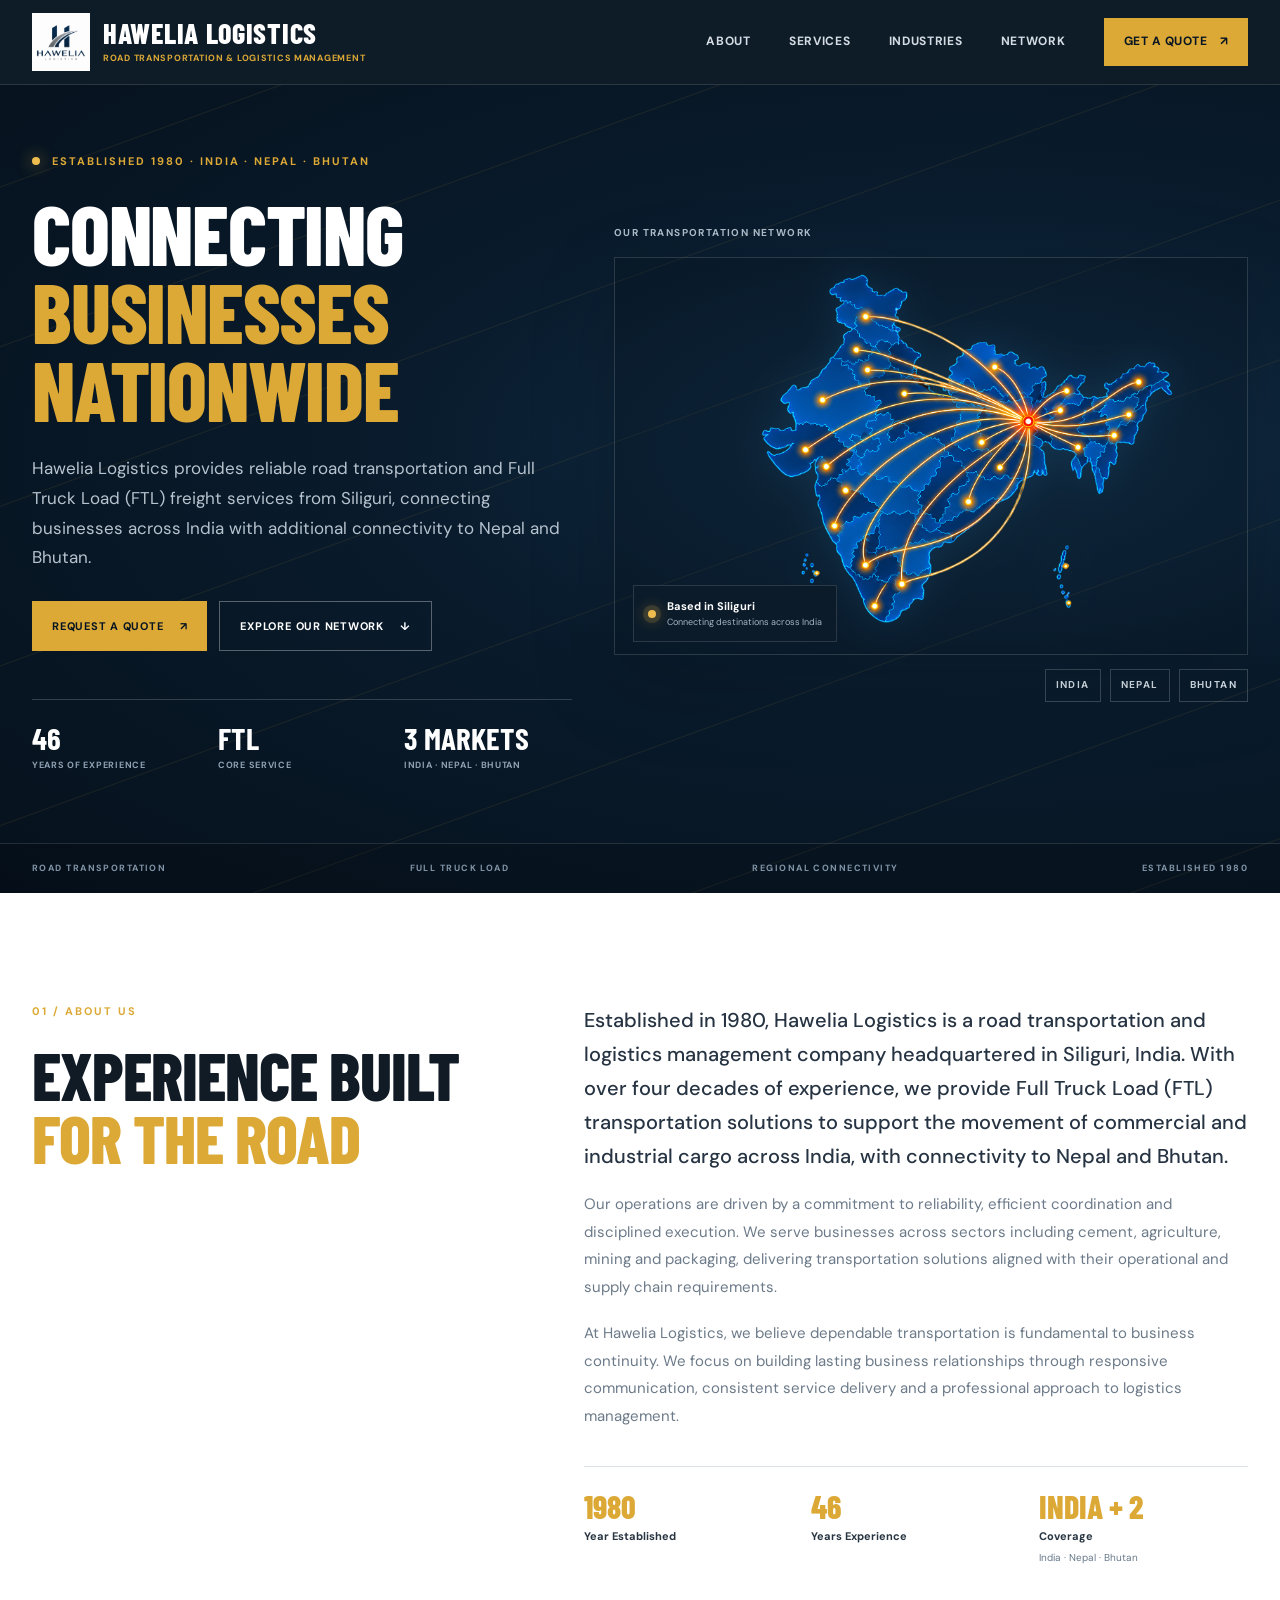
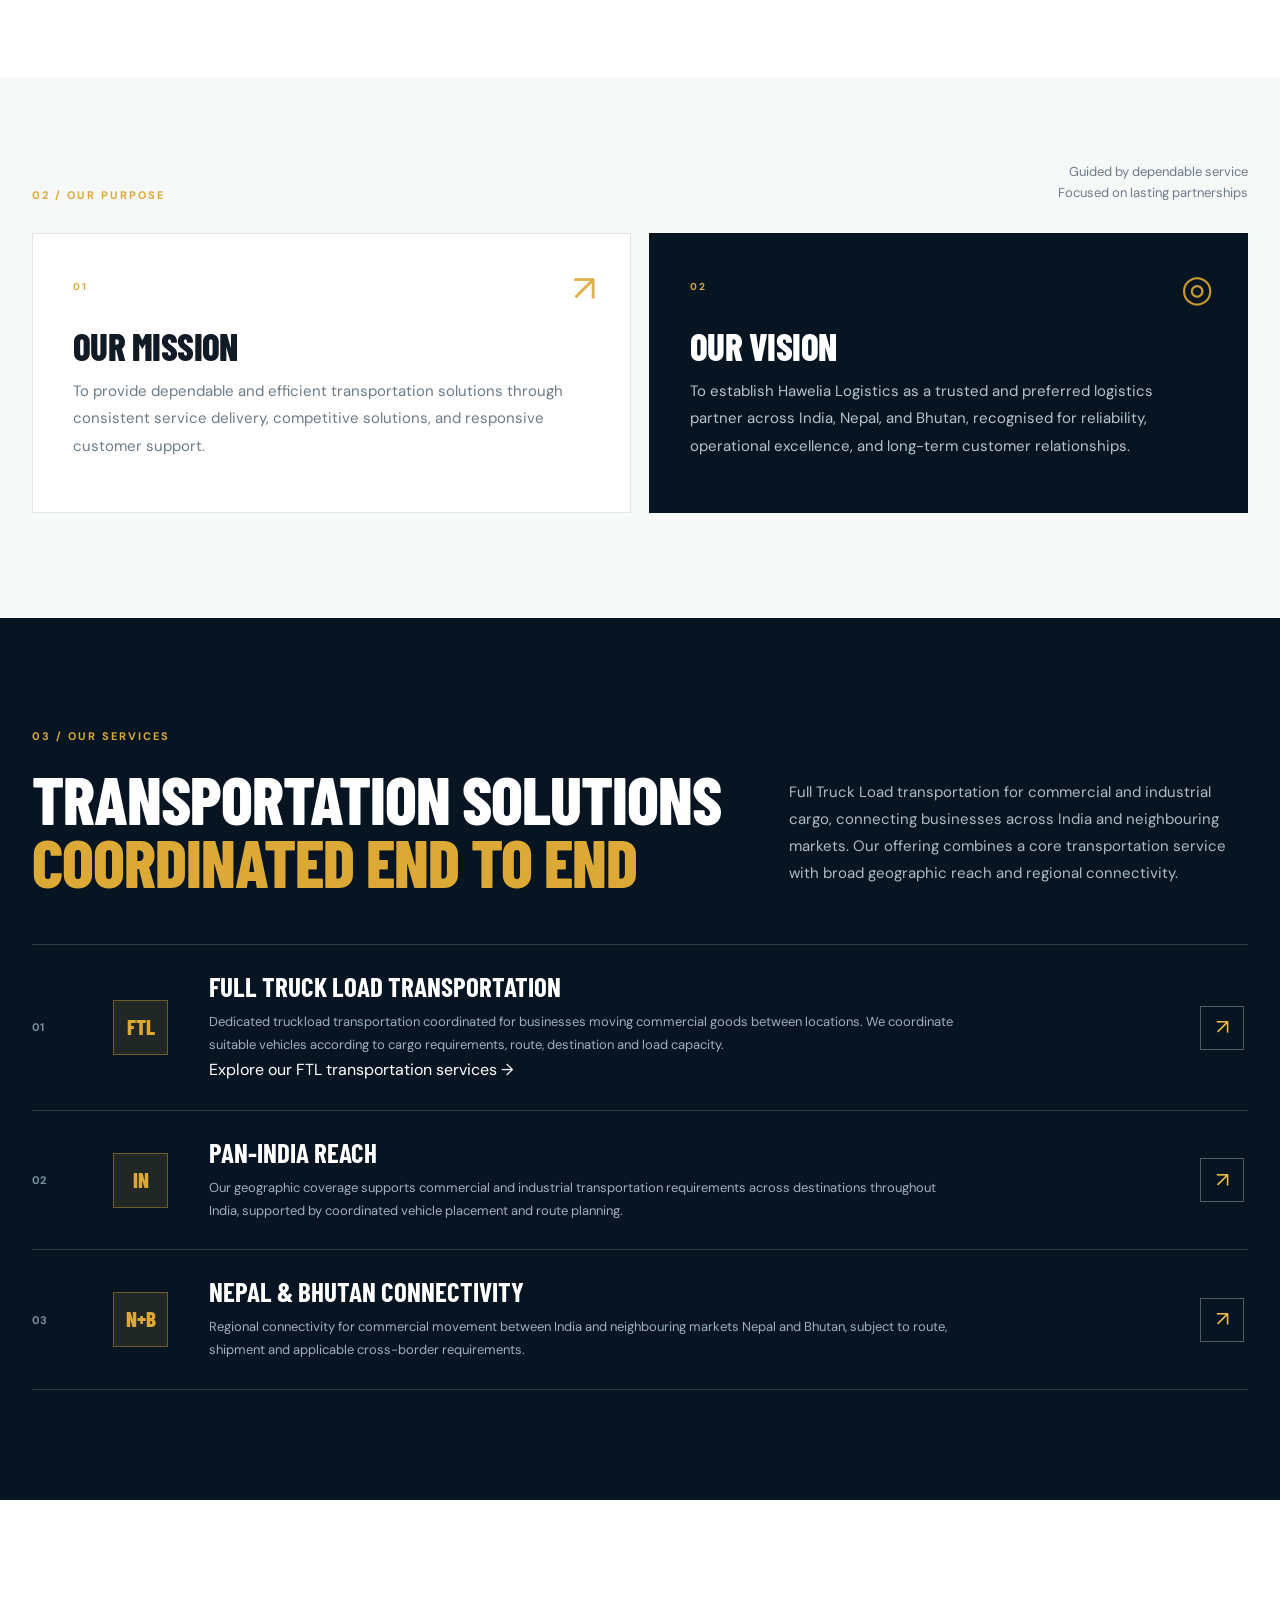
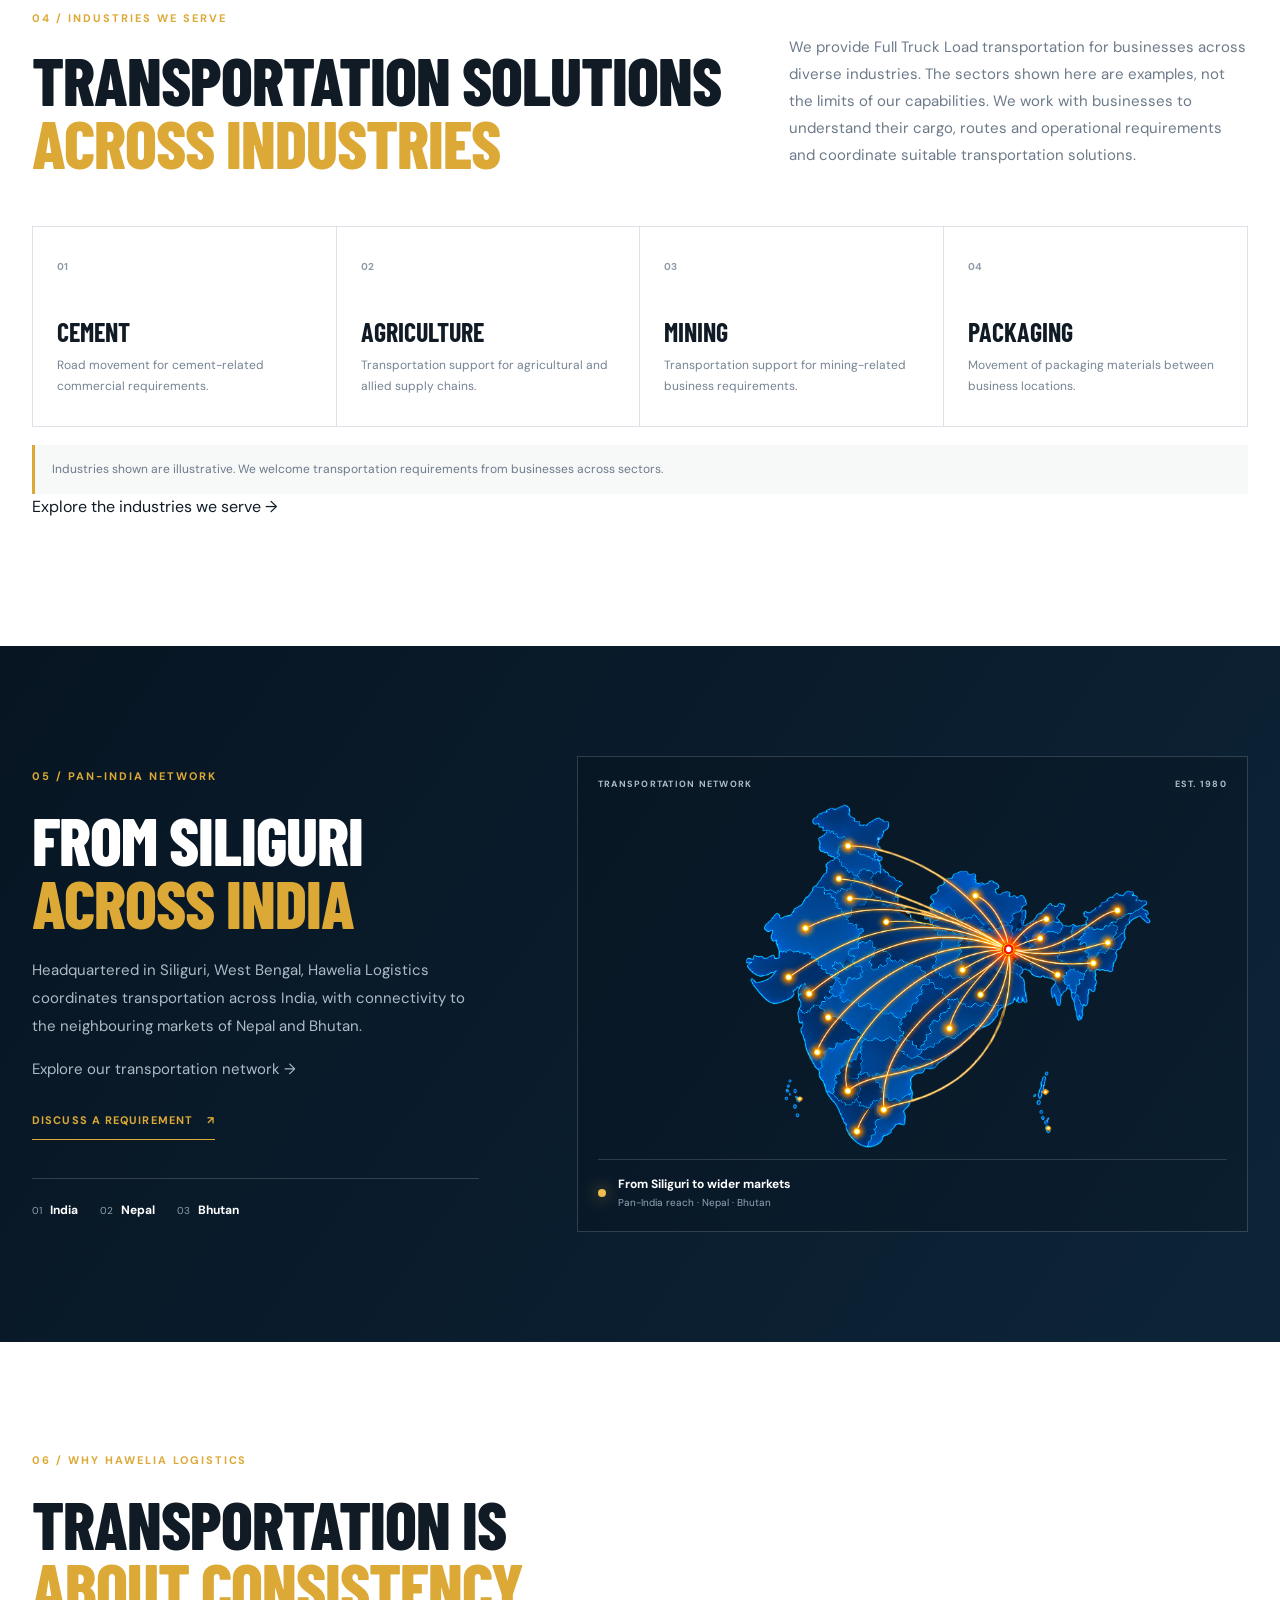
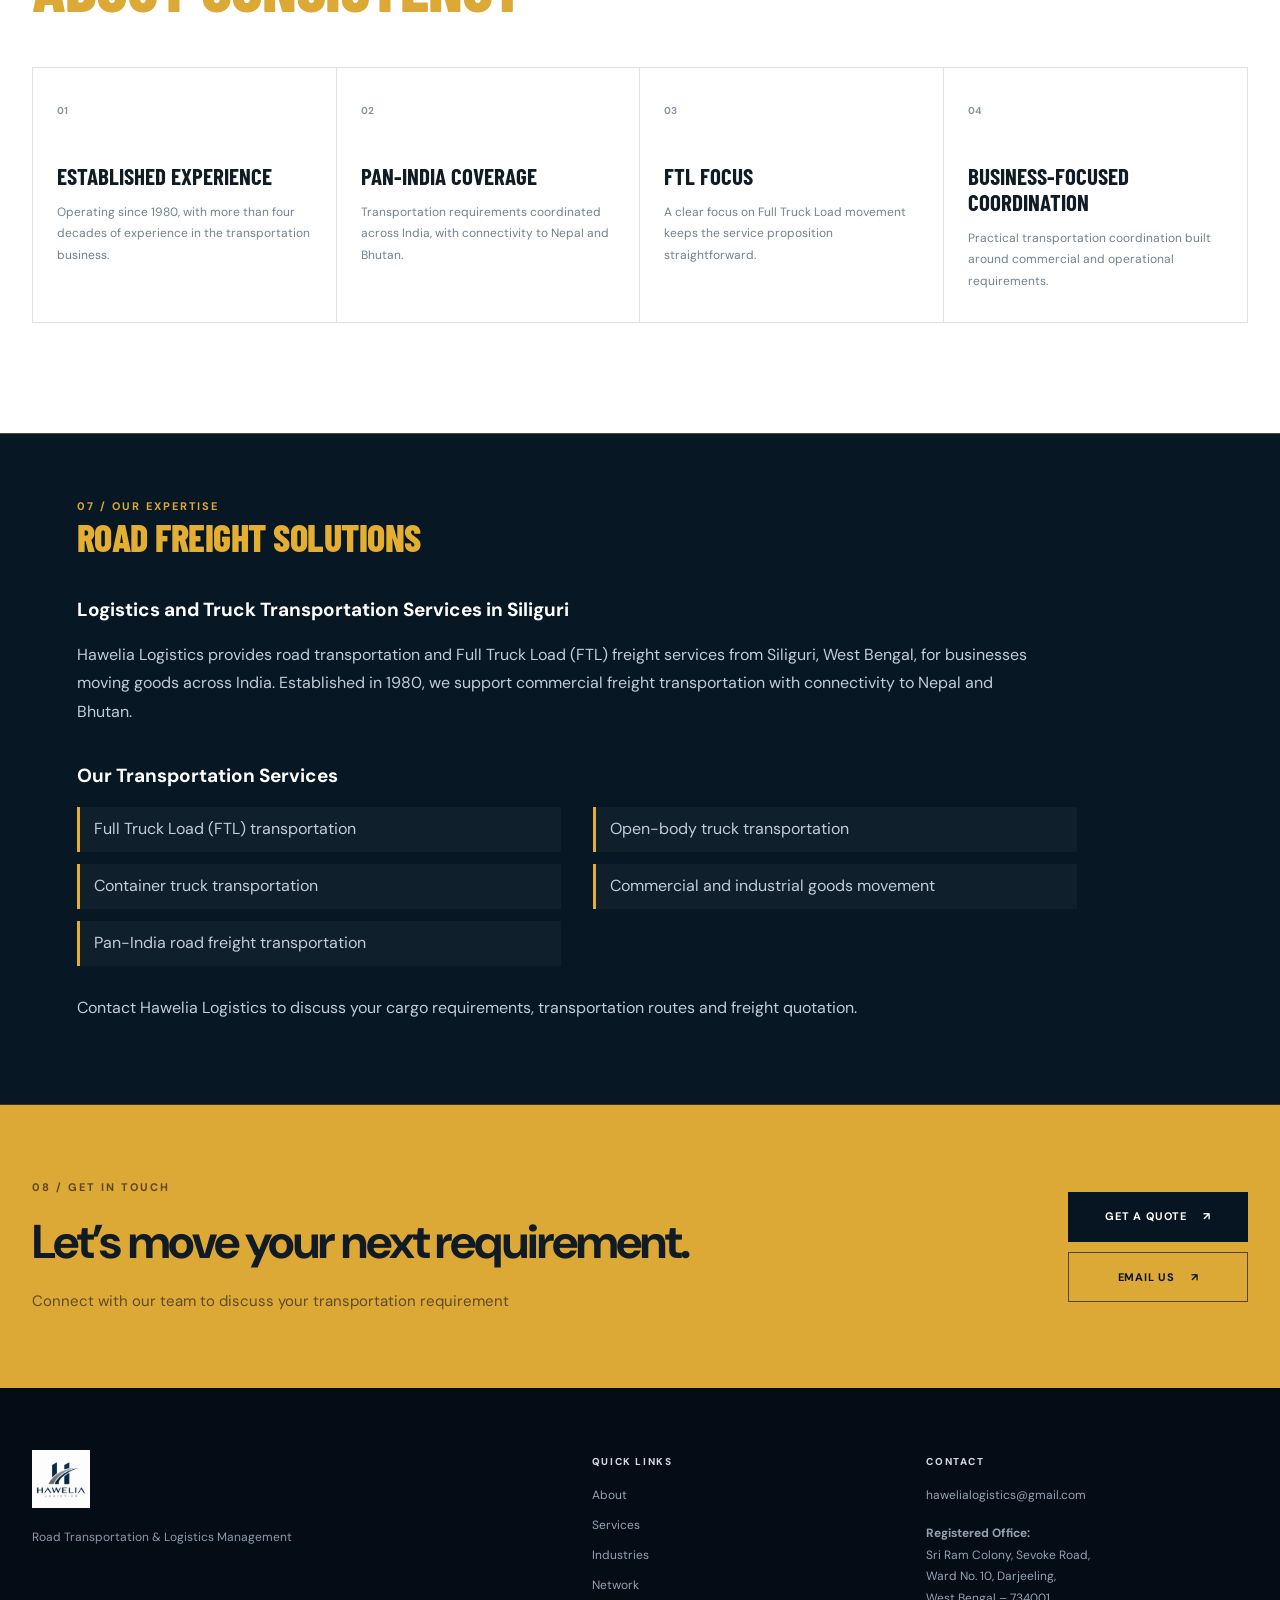
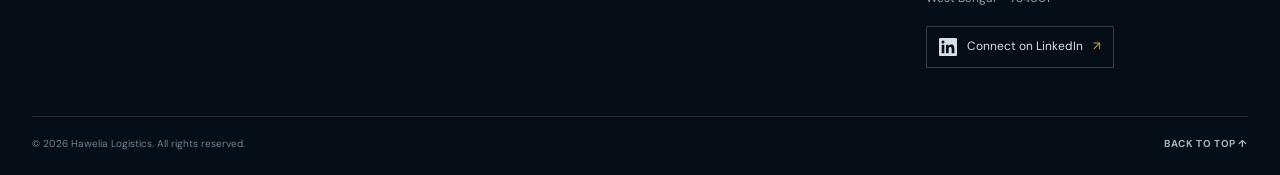
<file: index.html>
<!doctype html>
<html lang="en">
<head>
  <meta charset="utf-8">
  <meta name="viewport" content="width=device-width, initial-scale=1">
  <title>Hawelia Logistics | Road Transportation &amp; Logistics Management</title>
<meta name="description" content="Looking for a logistics company in Siliguri? Hawelia Logistics provides Full Truck Load (FTL) transportation and road freight services across India, with connectivity to Nepal and Bhutan. Established in 1980.">
<link rel="canonical" href="https://hawelialogistics.github.io/Hawelia-Logistics/">
  <meta name="theme-color" content="#071522">
  <link rel="stylesheet" href="style.css">

<style id="option-3-header-font">
.brand-wordmark { display:flex; flex-direction:column; align-items:flex-start; gap:3px; }
.brand-wordmark strong {
  font-family: 'Barlow Condensed', 'Arial Narrow', Impact, sans-serif !important;
  font-size: clamp(22px, 2.2vw, 34px);
  font-weight: 800;
  letter-spacing: .025em;
  text-transform: uppercase;
  color: #fff !important;
  white-space: nowrap;
  line-height: 1;
}
.brand-wordmark small {
  font-family: 'DM Sans', Arial, sans-serif !important;
  color: #dca936 !important;
  font-size: 9px;
  font-weight: 700;
  letter-spacing: .08em;
  line-height: 1.25;
}
@media (max-width: 700px) {
  .brand-wordmark strong { font-size: clamp(17px, 4.2vw, 22px); letter-spacing: .015em; }
  .brand-wordmark small { font-size: 7px; letter-spacing: .02em; white-space:normal; }
}
  
/* Hawelia Logistics — Siliguri SEO section */
.siliguri-services {
  background: #071724;
  color: #c2ccd6;
  padding: 64px max(6%, calc((100% - 1330px) / 2));
  border-top: 1px solid rgba(226, 173, 48, 0.35);
  border-bottom: 1px solid rgba(226, 173, 48, 0.2);
  font-family: inherit;
  line-height: 1.8;
}

.siliguri-services h2 {
  color: #e3ae32;
  font-size: clamp(25px, 3vw, 38px);
  line-height: 1.2;
  text-transform: uppercase;
  letter-spacing: -0.5px;
  max-width: 850px;
  margin: 0 0 24px;
}

.siliguri-services h3 {
  color: #ffffff;
  font-size: 19px;
  margin: 32px 0 14px;
}

.siliguri-services p {
  max-width: 950px;
  margin: 0 0 18px;
}

.siliguri-services ul {
  display: grid;
  grid-template-columns: repeat(2, minmax(0, 1fr));
  gap: 12px 32px;
  max-width: 1000px;
  margin: 0 0 28px;
  padding: 0;
  list-style: none;
}

.siliguri-services li {
  border-left: 3px solid #e3ae32;
  padding: 8px 14px;
  background: rgba(255, 255, 255, 0.035);
}

@media (max-width: 640px) {
  .siliguri-services {
    padding: 42px 22px;
  }

  .siliguri-services ul {
    grid-template-columns: 1fr;
    gap: 8px;
  }
}

</style>


<style id="hawelia-premium-motion">
  /* Subtle motion only: no layout, copy, or component changes. */
  @media (prefers-reduced-motion: no-preference) {
    .hero .eyebrow,
    .hero h1,
    .hero .hero-intro,
    .hero .hero-actions,
    .hero .hero-stats,
    .hero .hero-visual,
    .hero .hero-bottom .container {
      opacity: 0;
      transform: translateY(12px);
      animation: hawelia-hero-enter 680ms cubic-bezier(.2,.7,.2,1) forwards;
    }
    .hero .eyebrow { animation-delay: 80ms; }
    .hero h1 { animation-delay: 170ms; }
    .hero .hero-intro { animation-delay: 280ms; }
    .hero .hero-actions { animation-delay: 380ms; }
    .hero .hero-stats { animation-delay: 470ms; }
    .hero .hero-visual { animation-delay: 250ms; }
    .hero .hero-bottom .container { animation-delay: 560ms; }

    .motion-reveal {
      opacity: 0;
      transform: translateY(14px);
      transition: opacity 620ms ease, transform 620ms cubic-bezier(.2,.7,.2,1);
    }
    .motion-reveal.is-visible { opacity: 1; transform: translateY(0); }
    .service-row, .purpose-card, .industry-grid article, .why-grid article,
    .facts > div, .siliguri-services li {
      transition: transform 220ms ease, border-color 220ms ease, background-color 220ms ease;
    }
    .service-row:hover, .purpose-card:hover, .industry-grid article:hover,
    .why-grid article:hover, .facts > div:hover, .siliguri-services li:hover {
      transform: translateY(-3px);
    }
    .button, .nav-cta, .round-link, .text-link, .site-footer a {
      transition: color 200ms ease, background-color 200ms ease, border-color 200ms ease, transform 200ms ease;
    }
    .button:hover, .nav-cta:hover { transform: translateY(-2px); }
    .button span, .nav-cta span, .round-link { transition: transform 200ms ease; }
    .button:hover span, .nav-cta:hover span { transform: translateX(3px); }
    .map-frame img, .network-art img { transition: transform 600ms ease; }
    .map-frame:hover img, .network-art:hover img { transform: scale(1.012); }
  }
  @keyframes hawelia-hero-enter {
    to { opacity: 1; transform: translateY(0); }
  }
  @media (prefers-reduced-motion: reduce) {
    *, *::before, *::after { scroll-behavior: auto !important; animation-duration: .01ms !important; animation-iteration-count: 1 !important; transition-duration: .01ms !important; }
  }
</style>

</head>
<body>
<header class="site-header">
  <div class="container nav-wrap">
    <a class="brand" href="#home" aria-label="Hawelia Logistics home">
      <img src="hawelia-logo.png" alt="Hawelia Logistics logo">
      <span class="brand-wordmark"><strong>HAWELIA LOGISTICS</strong><small>ROAD TRANSPORTATION &amp; LOGISTICS MANAGEMENT</small></span>
    </a>
    <button class="menu-toggle" type="button" aria-label="Open navigation" aria-expanded="false">☰</button>
    <nav class="main-nav" aria-label="Main navigation">
      <a href="#about">About</a>
      <a href="services.html">Services</a>
      <a href="industries.html">Industries</a>
      <a href="network.html">Network</a>
      <a rel="noopener noreferrer" target="_blank" class="nav-cta" href="https://wa.me/919641049255?text=Hello%2C%20I%20would%20like%20to%20request%20a%20freight%20quotation%20for%20my%20transportation%20requirements.">Get a Quote <span aria-hidden="true">↗</span></a>
    </nav>
  </div>
</header>

<main id="home">
  <section class="hero">
    <div class="hero-lines" aria-hidden="true"></div>
    <div class="container hero-grid">
      <div class="hero-copy">
        <div class="eyebrow"><span class="eyebrow-dot"></span> ESTABLISHED 1980 · INDIA · NEPAL · BHUTAN</div>
        <h1>Connecting<br><span>businesses<br class="desktop-break"> nationwide</span></h1>
<p class="hero-intro">Hawelia Logistics provides reliable road transportation and Full Truck Load (FTL) freight services from Siliguri, connecting businesses across India with additional connectivity to Nepal and Bhutan.</p>
        <div class="hero-actions">
          <a rel="noopener noreferrer" target="_blank" class="button button-gold" href="https://wa.me/919641049255?text=Hello%2C%20I%20would%20like%20to%20request%20a%20freight%20quotation%20for%20my%20transportation%20requirements.">Request a Quote <span aria-hidden="true">↗</span></a>
          <a class="button button-outline" href="#network">Explore Our Network <span aria-hidden="true">↓</span></a>
        </div>
        <div class="hero-stats">
          <div><strong>46</strong><span>Years of experience</span></div>
          <div><strong>FTL</strong><span>Core service</span></div>
          <div><strong>3 markets</strong><span>India · Nepal · Bhutan</span></div>
        </div>
      </div>
      <div class="hero-visual">
        <div class="visual-label"><span>OUR TRANSPORTATION NETWORK</span></div>
        <div class="map-frame">
          <img src="https://hawelialogistics.github.io/Hawelia-Logistics/hawelia-route-network.png" alt="Illustrated Indian road freight network with routes radiating from Siliguri">
          <div class="map-caption">
            <span class="pulse" aria-hidden="true"></span>
            <div class="map-caption-copy">
              <strong>Based in Siliguri</strong>
              <small>Connecting destinations across India</small>
            </div>
          </div>
        </div>
        <div class="network-tags"><span>INDIA</span><span>NEPAL</span><span>BHUTAN</span></div>
      </div>
    </div>
    <div class="hero-bottom"><div class="container"><span>ROAD TRANSPORTATION</span><span>FULL TRUCK LOAD</span><span>REGIONAL CONNECTIVITY</span><span>ESTABLISHED 1980</span></div></div>
  </section>

  <section class="section about-section" id="about">
    <div class="container about-grid">
      <div class="section-heading">
        <div class="kicker">01 / ABOUT US</div>
        <h2>Experience built<br><span>for the road</span></h2>
      </div>
      <div class="about-copy">
        <p class="lead">Established in 1980, Hawelia Logistics is a road transportation and logistics management company headquartered in Siliguri, India. With over four decades of experience, we provide Full Truck Load (FTL) transportation solutions to support the movement of commercial and industrial cargo across India, with connectivity to Nepal and Bhutan.</p>
        <p>Our operations are driven by a commitment to reliability, efficient coordination and disciplined execution. We serve businesses across sectors including cement, agriculture, mining and packaging, delivering transportation solutions aligned with their operational and supply chain requirements.</p>
        <p>At Hawelia Logistics, we believe dependable transportation is fundamental to business continuity. We focus on building lasting business relationships through responsive communication, consistent service delivery and a professional approach to logistics management.</p>
        <div class="facts">
          <div><strong>1980</strong><b>Year Established</b></div>
          <div><strong>46</strong><b>Years Experience</b></div>
          <div><strong>INDIA + 2</strong><b>Coverage</b><small>India · Nepal · Bhutan</small></div>
        </div>
      </div>
    </div>
  </section>

  <section class="section mission-section">
    <div class="container">
      <div class="section-topline"><div class="kicker">02 / OUR PURPOSE</div><p>Guided by dependable service<br>Focused on lasting partnerships</p></div>
      <div class="mission-grid">
        <article class="purpose-card">
          <span class="purpose-index">01</span>
          <div class="purpose-icon" aria-hidden="true">↗</div>
          <h2>Our Mission</h2>
          <p>To provide dependable and efficient transportation solutions through consistent service delivery, competitive solutions, and responsive customer support.</p>
        </article>
        <article class="purpose-card purpose-card-dark">
          <span class="purpose-index">02</span>
          <div class="purpose-icon" aria-hidden="true">◎</div>
          <h2>Our Vision</h2>
          <p>To establish Hawelia Logistics as a trusted and preferred logistics partner across India, Nepal, and Bhutan, recognised for reliability, operational excellence, and long-term customer relationships.</p>
        </article>
      </div>
    </div>
  </section>

  <section class="section services-section" id="services">
    <div class="container">
      <div class="kicker kicker-light">03 / OUR SERVICES</div>
      <div class="section-intro-row">
        <h2>Transportation solutions<br><span>Coordinated end to end</span></h2>
        <p>Full Truck Load transportation for commercial and industrial cargo, connecting businesses across India and neighbouring markets. Our offering combines a core transportation service with broad geographic reach and regional connectivity.</p>
      </div>
      <article class="service-row">
        <div class="service-number">01</div><div class="service-code">FTL</div>
        <div class="service-description"><h3>Full Truck Load Transportation</h3><p>Dedicated truckload transportation coordinated for businesses moving commercial goods between locations. We coordinate suitable vehicles according to cargo requirements, route, destination and load capacity.</p><a href="services.html">Explore our FTL transportation services →</a></div>
        <a class="round-link" href="mailto:hawelialogistics@gmail.com?subject=Full%20Truck%20Load%20Transportation%20Enquiry" aria-label="Enquire about Full Truck Load transportation">↗</a>
      </article>
      <article class="service-row">
        <div class="service-number">02</div><div class="service-code">IN</div>
        <div class="service-description"><h3>Pan-India Reach</h3><p>Our geographic coverage supports commercial and industrial transportation requirements across destinations throughout India, supported by coordinated vehicle placement and route planning.</p></div>
        <a class="round-link" href="mailto:hawelialogistics@gmail.com?subject=Pan-India%20Transportation%20Enquiry" aria-label="Enquire about Pan-India transportation">↗</a>
      </article>
      <article class="service-row">
        <div class="service-number">03</div><div class="service-code">N+B</div>
        <div class="service-description"><h3>Nepal &amp; Bhutan Connectivity</h3><p>Regional connectivity for commercial movement between India and neighbouring markets Nepal and Bhutan, subject to route, shipment and applicable cross-border requirements.</p></div>
        <a class="round-link" href="mailto:hawelialogistics@gmail.com?subject=Nepal%20and%20Bhutan%20Transportation%20Enquiry" aria-label="Enquire about Nepal and Bhutan transportation">↗</a>
      </article>
    </div>
  </section>

  <section class="section industries-section" id="industries">
    <div class="container">
      <div class="kicker">04 / INDUSTRIES WE SERVE</div>
      <div class="section-intro-row">
        <h2>Transportation solutions<br><span>across industries</span></h2>
        <p>We provide Full Truck Load transportation for businesses across diverse industries. The sectors shown here are examples, not the limits of our capabilities. We work with businesses to understand their cargo, routes and operational requirements and coordinate suitable transportation solutions.</p>
      </div>
      <div class="industry-grid">
        <article><span>01</span><h3>Cement</h3><p>Road movement for cement-related commercial requirements.</p></article>
        <article><span>02</span><h3>Agriculture</h3><p>Transportation support for agricultural and allied supply chains.</p></article>
        <article><span>03</span><h3>Mining</h3><p>Transportation support for mining-related business requirements.</p></article>
        <article><span>04</span><h3>Packaging</h3><p>Movement of packaging materials between business locations.</p></article>
            </div>
      <p class="industry-note">Industries shown are illustrative. We welcome transportation requirements from businesses across sectors.</p>
      <p><a href="industries.html">Explore the industries we serve →</a></p>
    </div>
  </section>

  <section class="section network-section" id="network">
    <div class="container network-grid">
      <div class="network-copy">
        <div class="kicker kicker-light">05 / PAN-INDIA NETWORK</div>
        <h2>From Siliguri<br><span>Across India</span></h2>
                <p>Headquartered in Siliguri, West Bengal, Hawelia Logistics coordinates transportation across India, with connectivity to the neighbouring markets of Nepal and Bhutan.</p>
        <p><a href="network.html">Explore our transportation network →</a></p>
        <a rel="noopener noreferrer" target="_blank" class="text-link" href="https://wa.me/919641049255?text=Hello%2C%20I%20would%20like%20to%20request%20a%20freight%20quotation%20for%20my%20transportation%20requirements.">Discuss a Requirement <span aria-hidden="true">↗</span></a>
        <div class="coverage-list"><span>01 <b>India</b></span><span>02 <b>Nepal</b></span><span>03 <b>Bhutan</b></span></div>
      </div>
      <div class="network-art">
        <div class="network-art-top"><span>TRANSPORTATION NETWORK</span><span>EST. 1980</span></div>
        <img src="https://hawelialogistics.github.io/Hawelia-Logistics/hawelia-route-network.png" alt="Hawelia Logistics network map showing routes across India from Siliguri">
        <div class="network-art-bottom"><span class="gold-dot"></span><div><strong>From Siliguri to wider markets</strong><small>Pan-India reach · Nepal · Bhutan</small></div></div>
      </div>
    </div>
  </section>

  <section class="section why-section">
    <div class="container">
      <div class="kicker">06 / WHY HAWELIA LOGISTICS</div>
      <h2>Transportation is<br><span>about consistency</span></h2>
      <div class="why-grid">
        <article><span>01</span><h3>Established Experience</h3><p>Operating since 1980, with more than four decades of experience in the transportation business.</p></article>
        <article><span>02</span><h3>Pan-India Coverage</h3><p>Transportation requirements coordinated across India, with connectivity to Nepal and Bhutan.</p></article>
        <article><span>03</span><h3>FTL Focus</h3><p>A clear focus on Full Truck Load movement keeps the service proposition straightforward.</p></article>
        <article><span>04</span><h3>Business-Focused Coordination</h3><p>Practical transportation coordination built around commercial and operational requirements.</p></article>
      </div>
    </div>
  </section>

<section class="siliguri-services">
  <div class="kicker">07 / OUR EXPERTISE</div>
  <h2>Road Freight Solutions</h2>
  <h3>Logistics and Truck Transportation Services in Siliguri</h3>

  <p>
    Hawelia Logistics provides road transportation and Full Truck Load (FTL)
    freight services from Siliguri, West Bengal, for businesses moving goods
    across India. Established in 1980, we support commercial freight
    transportation with connectivity to Nepal and Bhutan.
  </p>

  <h3>Our Transportation Services</h3>

  <ul>
    <li>Full Truck Load (FTL) transportation</li>
    <li>Open-body truck transportation</li>
    <li>Container truck transportation</li>
    <li>Commercial and industrial goods movement</li>
    <li>Pan-India road freight transportation</li>
  </ul>

  <p>
    Contact Hawelia Logistics to discuss your cargo requirements,
    transportation routes and freight quotation.
  </p>
</section>


  
  <section class="cta-section">
    <div class="container cta-grid">
      <div><div class="kicker kicker-dark">08 / GET IN TOUCH</div><h2>Let’s move your next requirement.</h2><p>Connect with our team to discuss your transportation requirement</p></div>
      <div class="cta-actions">
        <a rel="noopener noreferrer" target="_blank" class="button button-navy" href="https://wa.me/919641049255?text=Hello%2C%20I%20would%20like%20to%20request%20a%20freight%20quotation%20for%20my%20transportation%20requirements.">Get a Quote <span aria-hidden="true">↗</span></a>
        <a class="button button-plain" href="https://mail.google.com/mail/?view=cm&amp;fs=1&amp;to=hawelialogistics%40gmail.com">Email Us <span aria-hidden="true">↗</span></a>
      </div>
    </div>
  </section>

</main>

<footer class="site-footer">
  <div class="container footer-grid">
    <div class="footer-brand"><a href="#home" aria-label="Hawelia Logistics home"><img src="hawelia-logo.png" alt="Hawelia Logistics"></a><p>Road Transportation &amp; Logistics Management</p></div>
    <div class="footer-links"><h2>Quick Links</h2><a href="#about">About</a><a href="#services">Services</a><a href="#industries">Industries</a><a href="#network">Network</a></div>
    <div class="footer-contact"><h2>Contact</h2><a href="mailto:hawelialogistics@gmail.com">hawelialogistics@gmail.com</a><p class="registered-office"><strong>Registered Office:</strong><br>Sri Ram Colony, Sevoke Road,<br>Ward No. 10, Darjeeling,<br>West Bengal – 734001</p><a class="linkedin-link" href="https://www.linkedin.com/company/hawelialogistics/" target="_blank" rel="noopener noreferrer" aria-label="Visit Hawelia Logistics on LinkedIn"><svg viewBox="0 0 24 24" aria-hidden="true"><path d="M20.45 20.45h-3.56v-5.57c0-1.33-.02-3.04-1.85-3.04-1.85 0-2.13 1.45-2.13 2.94v5.67H9.35V8.99h3.42v1.56h.05c.48-.9 1.64-1.85 3.38-1.85 3.61 0 4.28 2.38 4.28 5.48v6.27ZM5.34 7.43a2.06 2.06 0 1 1 0-4.12 2.06 2.06 0 0 1 0 4.12ZM7.12 20.45H3.56V8.99h3.56v11.46ZM22.22 0H1.77C.79 0 0 .77 0 1.73v20.54C0 23.23.79 24 1.77 24h20.45c.98 0 1.78-.77 1.78-1.73V1.73C24 .77 23.2 0 22.22 0Z"/></svg><span>Connect on LinkedIn</span><span aria-hidden="true">↗</span></a></div>
  </div>
  <div class="container footer-bottom"><span>© 2026 Hawelia Logistics. All rights reserved.</span><a href="#home">Back to top ↑</a></div>
</footer>
<script>
  const menuToggle = document.querySelector('.menu-toggle');
  const nav = document.querySelector('.main-nav');
  menuToggle.addEventListener('click', () => {
    const isOpen = nav.classList.toggle('is-open');
    menuToggle.setAttribute('aria-expanded', String(isOpen));
    menuToggle.setAttribute('aria-label', isOpen ? 'Close navigation' : 'Open navigation');
  });
  nav.querySelectorAll('a').forEach(link => link.addEventListener('click', () => {
    nav.classList.remove('is-open');
    menuToggle.setAttribute('aria-expanded', 'false');
    menuToggle.setAttribute('aria-label', 'Open navigation');
  }));
</script>

<script id="hawelia-scroll-reveal">
(() => {
  const reduceMotion = window.matchMedia('(prefers-reduced-motion: reduce)').matches;
  if (reduceMotion || !('IntersectionObserver' in window)) return;
  const targets = document.querySelectorAll(
    '.about-section .section-heading, .about-section .about-copy, .mission-grid .purpose-card, .services-section .section-intro-row, .services-section .service-row, .industries-section .section-intro-row, .industry-grid article, .network-copy, .network-art, .why-section > .container > .kicker, .why-section > .container > h2, .why-grid article, .siliguri-services > *, .cta-section .cta-grid > *'
  );
  targets.forEach((el, index) => {
    el.classList.add('motion-reveal');
    if (el.matches('.service-row, .purpose-card, .industry-grid article, .why-grid article, .siliguri-services li')) {
      el.style.transitionDelay = `${(index % 4) * 65}ms`;
    }
  });
  const observer = new IntersectionObserver(entries => {
    entries.forEach(entry => {
      if (entry.isIntersecting) {
        entry.target.classList.add('is-visible');
        observer.unobserve(entry.target);
      }
    });
  }, { threshold: 0.12, rootMargin: '0px 0px -35px 0px' });
  targets.forEach(el => observer.observe(el));
})();
</script>

</body>
</html>
</file>
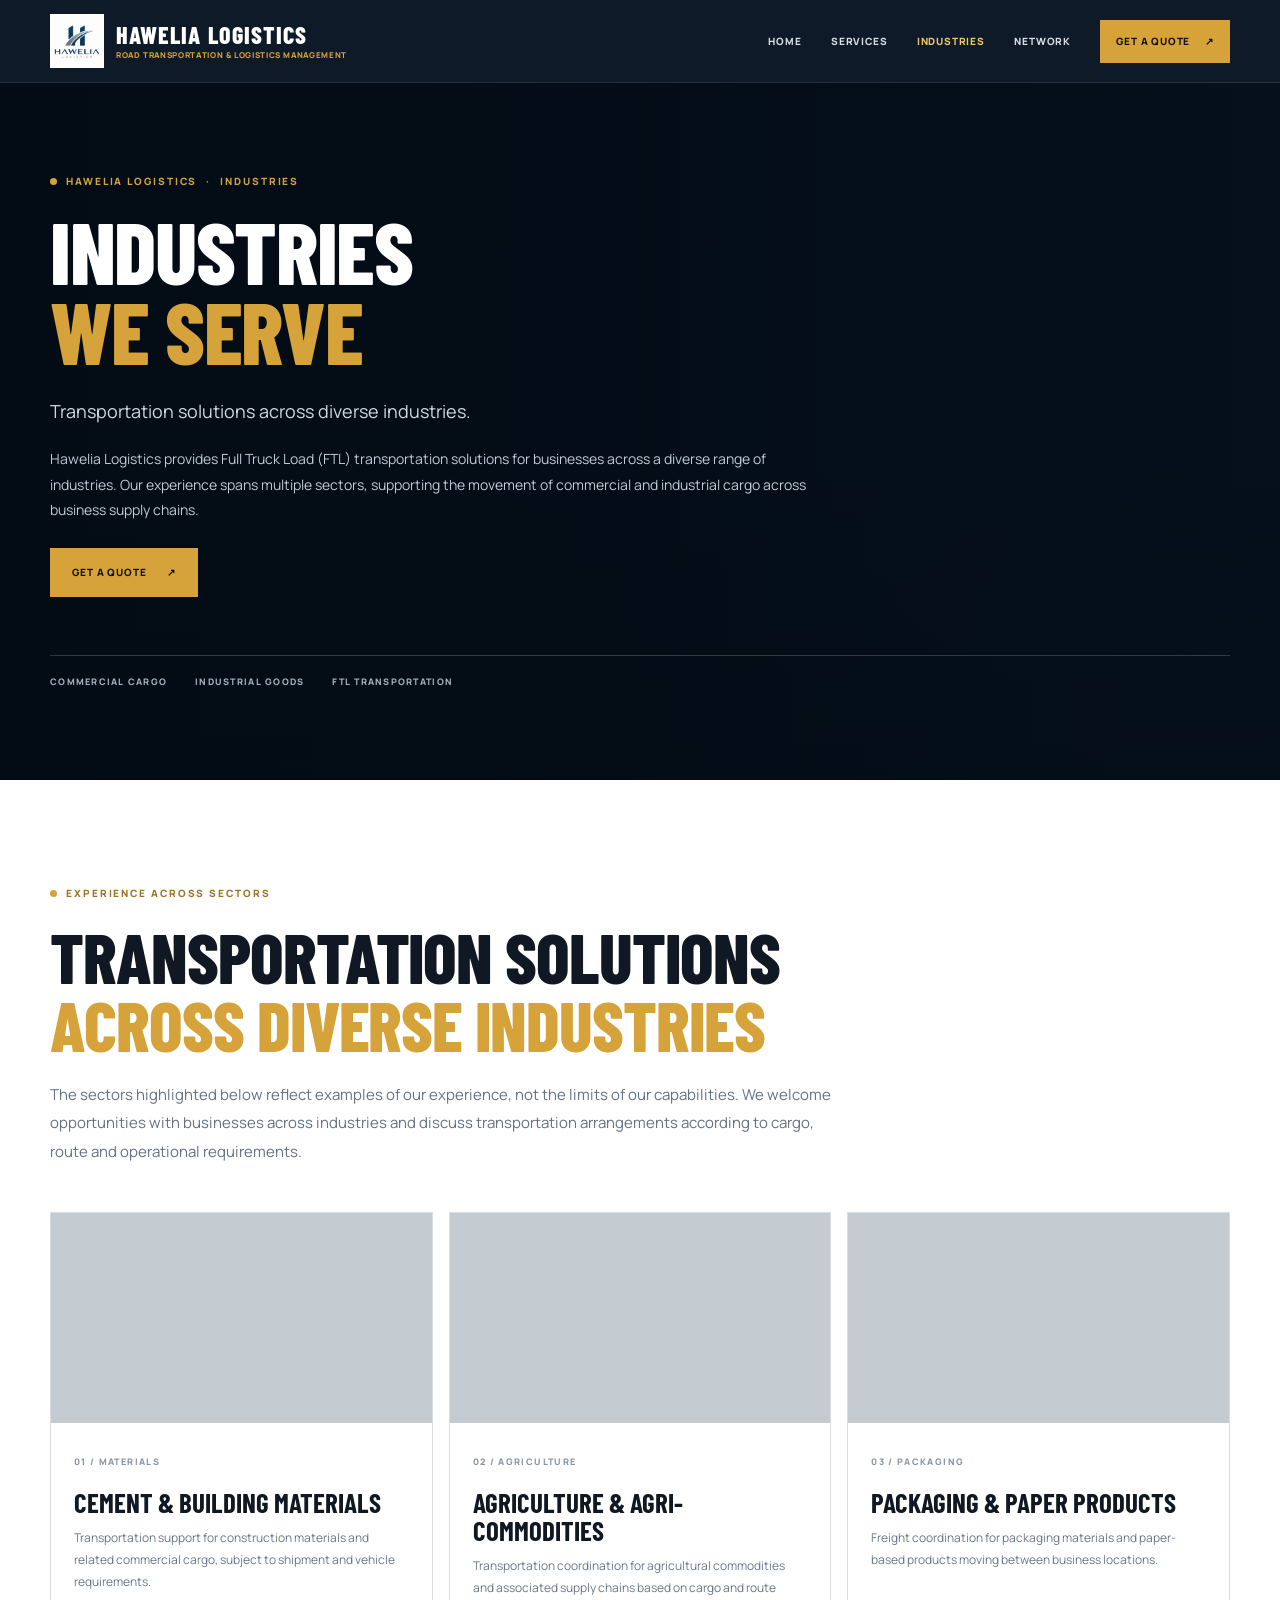
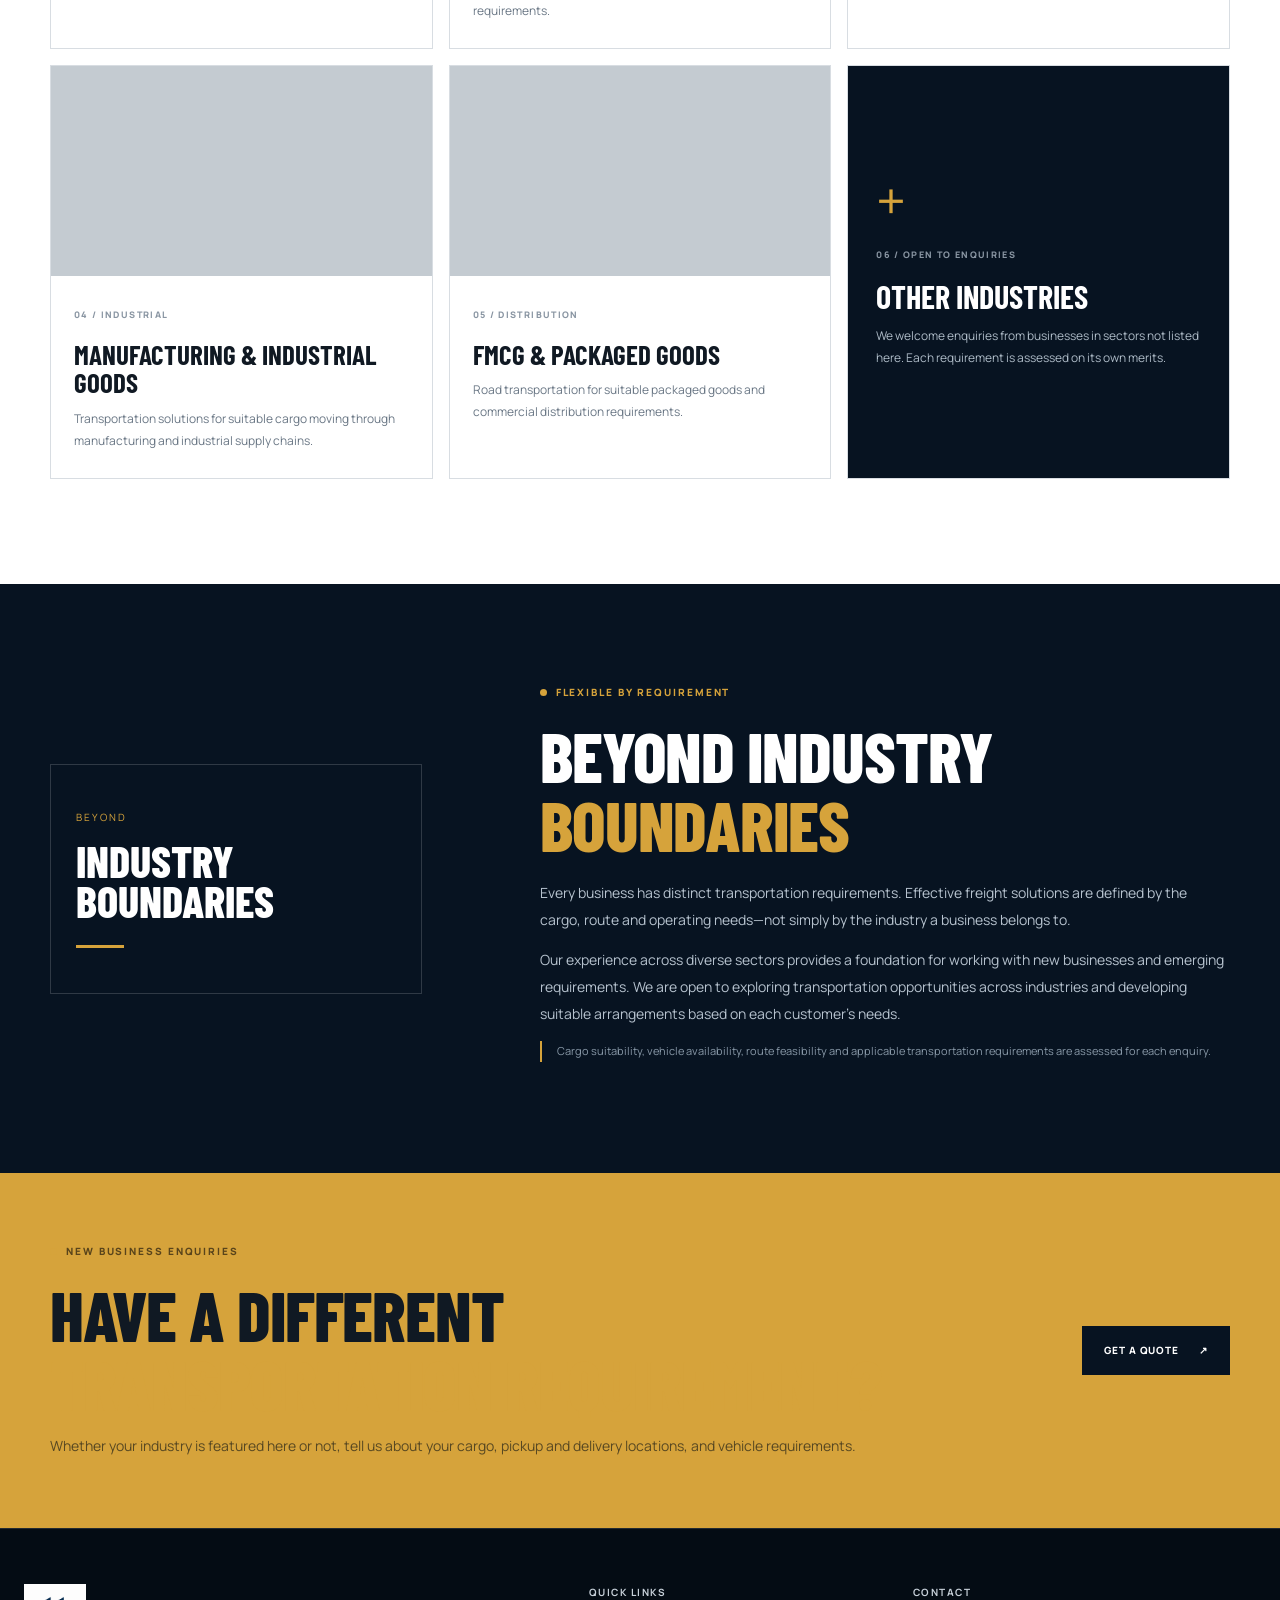
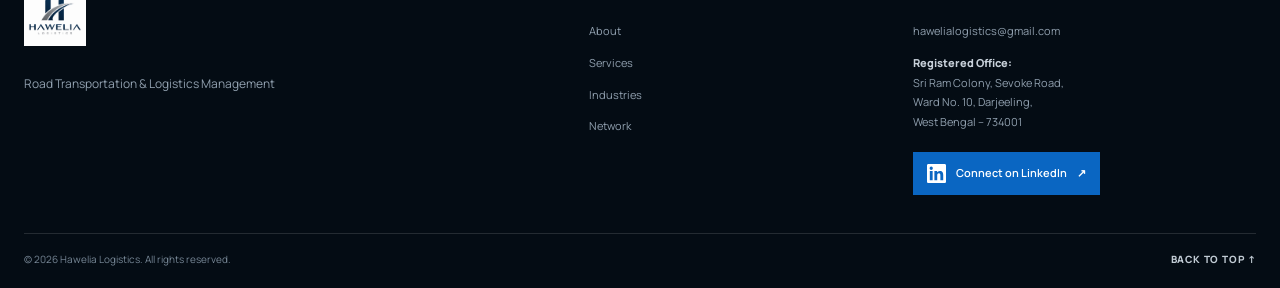
<file: industries.html>
<!doctype html>
<html lang="en">
<head>
  <meta charset="utf-8"><meta name="viewport" content="width=device-width, initial-scale=1">
  <title>Industries We Serve | Hawelia Logistics</title>
  <meta name="description" content="Hawelia Logistics provides Full Truck Load transportation solutions across diverse industries and welcomes enquiries from businesses in other sectors.">
  <meta name="theme-color" content="#071321"><link rel="canonical" href="https://hawelialogistics.github.io/Hawelia-Logistics/industries.html">
  <link rel="preconnect" href="https://fonts.googleapis.com"><link rel="preconnect" href="https://fonts.gstatic.com" crossorigin>
  <link href="https://fonts.googleapis.com/css2?family=Barlow+Condensed:wght@500;600;700;800&family=Manrope:wght@400;500;600;700;800&display=swap" rel="stylesheet">
  <link rel="stylesheet" href="corporate-pages.css"><script src="corporate-pages.js" defer></script>
</head>
<body>
<header class="site-header"><div class="wrap nav-wrap">
  <a class="brand" href="index.html" aria-label="Hawelia Logistics home"><img src="https://hawelialogistics.github.io/Hawelia-Logistics/hawelia-logo.png" alt=""><span><strong>HAWELIA LOGISTICS</strong><small>ROAD TRANSPORTATION &amp; LOGISTICS MANAGEMENT</small></span></a>
  <button class="menu-toggle" aria-label="Open navigation" aria-expanded="false" type="button"><span></span><span></span><span></span></button>
  <nav class="nav-links" aria-label="Main navigation"><a href="index.html">Home</a><a href="services.html">Services</a><a aria-current="page" href="industries.html">Industries</a><a href="network.html">Network</a><a class="nav-quote" href="https://wa.me/919641049255?text=Hello%2C%20I%20would%20like%20to%20request%20a%20freight%20quotation%20for%20my%20transportation%20requirements." target="_blank" rel="noopener noreferrer">Get A Quote <span>↗</span></a></nav>
</div></header>
<main>
<section class="page-hero hero-industries"><div class="hero-overlay"></div><div class="wrap hero-content"><p class="eyebrow"><span></span> HAWELIA LOGISTICS <i>·</i> INDUSTRIES</p><h1>Industries<br><em>We Serve</em></h1><p class="hero-lead">Transportation solutions across diverse industries.</p><p class="hero-sublead">Hawelia Logistics provides Full Truck Load (FTL) transportation solutions for businesses across a diverse range of industries. Our experience spans multiple sectors, supporting the movement of commercial and industrial cargo across business supply chains.</p><a class="btn btn-gold" href="https://wa.me/919641049255?text=Hello%2C%20I%20would%20like%20to%20request%20a%20freight%20quotation%20for%20my%20transportation%20requirements." target="_blank" rel="noopener noreferrer">Get A Quote <span>↗</span></a><div class="hero-meta"><span>COMMERCIAL CARGO</span><span>INDUSTRIAL GOODS</span><span>FTL TRANSPORTATION</span></div></div></section>

<section class="section"><div class="wrap"><div class="section-heading"><p class="eyebrow dark"><span></span> EXPERIENCE ACROSS SECTORS</p><h2>Transportation solutions<br><em>across diverse industries</em></h2><p class="section-intro">The sectors highlighted below reflect examples of our experience, not the limits of our capabilities. We welcome opportunities with businesses across industries and discuss transportation arrangements according to cargo, route and operational requirements.</p></div>
<div class="industry-cards">
<article class="industry-card"><div class="industry-photo photo-cement" role="img" aria-label="Cement and building materials"></div><div class="industry-card-body"><span class="card-index">01 / MATERIALS</span><h3>Cement &amp; Building Materials</h3><p>Transportation support for construction materials and related commercial cargo, subject to shipment and vehicle requirements.</p></div></article>
<article class="industry-card"><div class="industry-photo photo-agri" role="img" aria-label="Agricultural commodities"></div><div class="industry-card-body"><span class="card-index">02 / AGRICULTURE</span><h3>Agriculture &amp; Agri-Commodities</h3><p>Transportation coordination for agricultural commodities and associated supply chains based on cargo and route requirements.</p></div></article>
<article class="industry-card"><div class="industry-photo photo-packaging" role="img" aria-label="Packaging and paper products"></div><div class="industry-card-body"><span class="card-index">03 / PACKAGING</span><h3>Packaging &amp; Paper Products</h3><p>Freight coordination for packaging materials and paper-based products moving between business locations.</p></div></article>
<article class="industry-card"><div class="industry-photo photo-industrial" role="img" aria-label="Manufacturing and industrial goods"></div><div class="industry-card-body"><span class="card-index">04 / INDUSTRIAL</span><h3>Manufacturing &amp; Industrial Goods</h3><p>Transportation solutions for suitable cargo moving through manufacturing and industrial supply chains.</p></div></article>
<article class="industry-card"><div class="industry-photo photo-fmcg" role="img" aria-label="Packaged consumer goods"></div><div class="industry-card-body"><span class="card-index">05 / DISTRIBUTION</span><h3>FMCG &amp; Packaged Goods</h3><p>Road transportation for suitable packaged goods and commercial distribution requirements.</p></div></article>
<article class="industry-card industry-card-open"><div class="open-symbol">+</div><div class="industry-card-body"><span class="card-index">06 / OPEN TO ENQUIRIES</span><h3>Other Industries</h3><p>We welcome enquiries from businesses in sectors not listed here. Each requirement is assessed on its own merits.</p></div></article>
</div></div></section>

<section class="beyond-section"><div class="wrap beyond-grid"><div class="beyond-mark"><span>BEYOND</span><strong>INDUSTRY<br>BOUNDARIES</strong><i></i></div><div><p class="eyebrow"><span></span> FLEXIBLE BY REQUIREMENT</p><h2>Beyond industry<br><em>boundaries</em></h2><p>Every business has distinct transportation requirements. Effective freight solutions are defined by the cargo, route and operating needs—not simply by the industry a business belongs to.</p><p>Our experience across diverse sectors provides a foundation for working with new businesses and emerging requirements. We are open to exploring transportation opportunities across industries and developing suitable arrangements based on each customer's needs.</p><p class="fine-print">Cargo suitability, vehicle availability, route feasibility and applicable transportation requirements are assessed for each enquiry.</p></div></div></section>

<section class="cta-section"><div class="wrap cta-inner"><div><p class="eyebrow dark"><span></span> NEW BUSINESS ENQUIRIES</p><h2>Have a different<br><em>transportation requirement?</em></h2><p>Whether your industry is featured here or not, tell us about your cargo, pickup and delivery locations, and vehicle requirements.</p></div><a class="btn btn-dark" href="https://wa.me/919641049255?text=Hello%2C%20I%20would%20like%20to%20request%20a%20freight%20quotation%20for%20my%20transportation%20requirements." target="_blank" rel="noopener noreferrer">Get A Quote <span>↗</span></a></div></section>
</main>
<footer class="site-footer">
  <div class="container footer-grid">
    <div class="footer-brand"><a href="index.html" aria-label="Hawelia Logistics home"><img src="hawelia-logo.png" alt="Hawelia Logistics"></a><p>Road Transportation &amp; Logistics Management</p></div>
    <div class="footer-links"><h2>Quick Links</h2><a href="index.html#about">About</a><a href="services.html">Services</a><a href="industries.html">Industries</a><a href="network.html">Network</a></div>
    <div class="footer-contact"><h2>Contact</h2><a href="mailto:hawelialogistics@gmail.com">hawelialogistics@gmail.com</a><p class="registered-office"><strong>Registered Office:</strong><br>Sri Ram Colony, Sevoke Road,<br>Ward No. 10, Darjeeling,<br>West Bengal – 734001</p><a class="linkedin-link" href="https://www.linkedin.com/company/hawelialogistics/" target="_blank" rel="noopener noreferrer" aria-label="Visit Hawelia Logistics on LinkedIn"><svg viewBox="0 0 24 24" aria-hidden="true"><path d="M20.45 20.45h-3.56v-5.57c0-1.33-.02-3.04-1.85-3.04-1.85 0-2.13 1.45-2.13 2.94v5.67H9.35V8.99h3.42v1.56h.05c.48-.9 1.64-1.85 3.38-1.85 3.61 0 4.28 2.38 4.28 5.48v6.27ZM5.34 7.43a2.06 2.06 0 1 1 0-4.12 2.06 2.06 0 0 1 0 4.12ZM7.12 20.45H3.56V8.99h3.56v11.46ZM22.22 0H1.77C.79 0 0 .77 0 1.73v20.54C0 23.23.79 24 1.77 24h20.45c.98 0 1.78-.77 1.78-1.73V1.73C24 .77 23.2 0 22.22 0Z"/></svg><span>Connect on LinkedIn</span><span aria-hidden="true">↗</span></a></div>
  </div>
  <div class="container footer-bottom"><span>© 2026 Hawelia Logistics. All rights reserved.</span><a href="#top">Back to top ↑</a></div>
</footer>
</body></html>
</file>
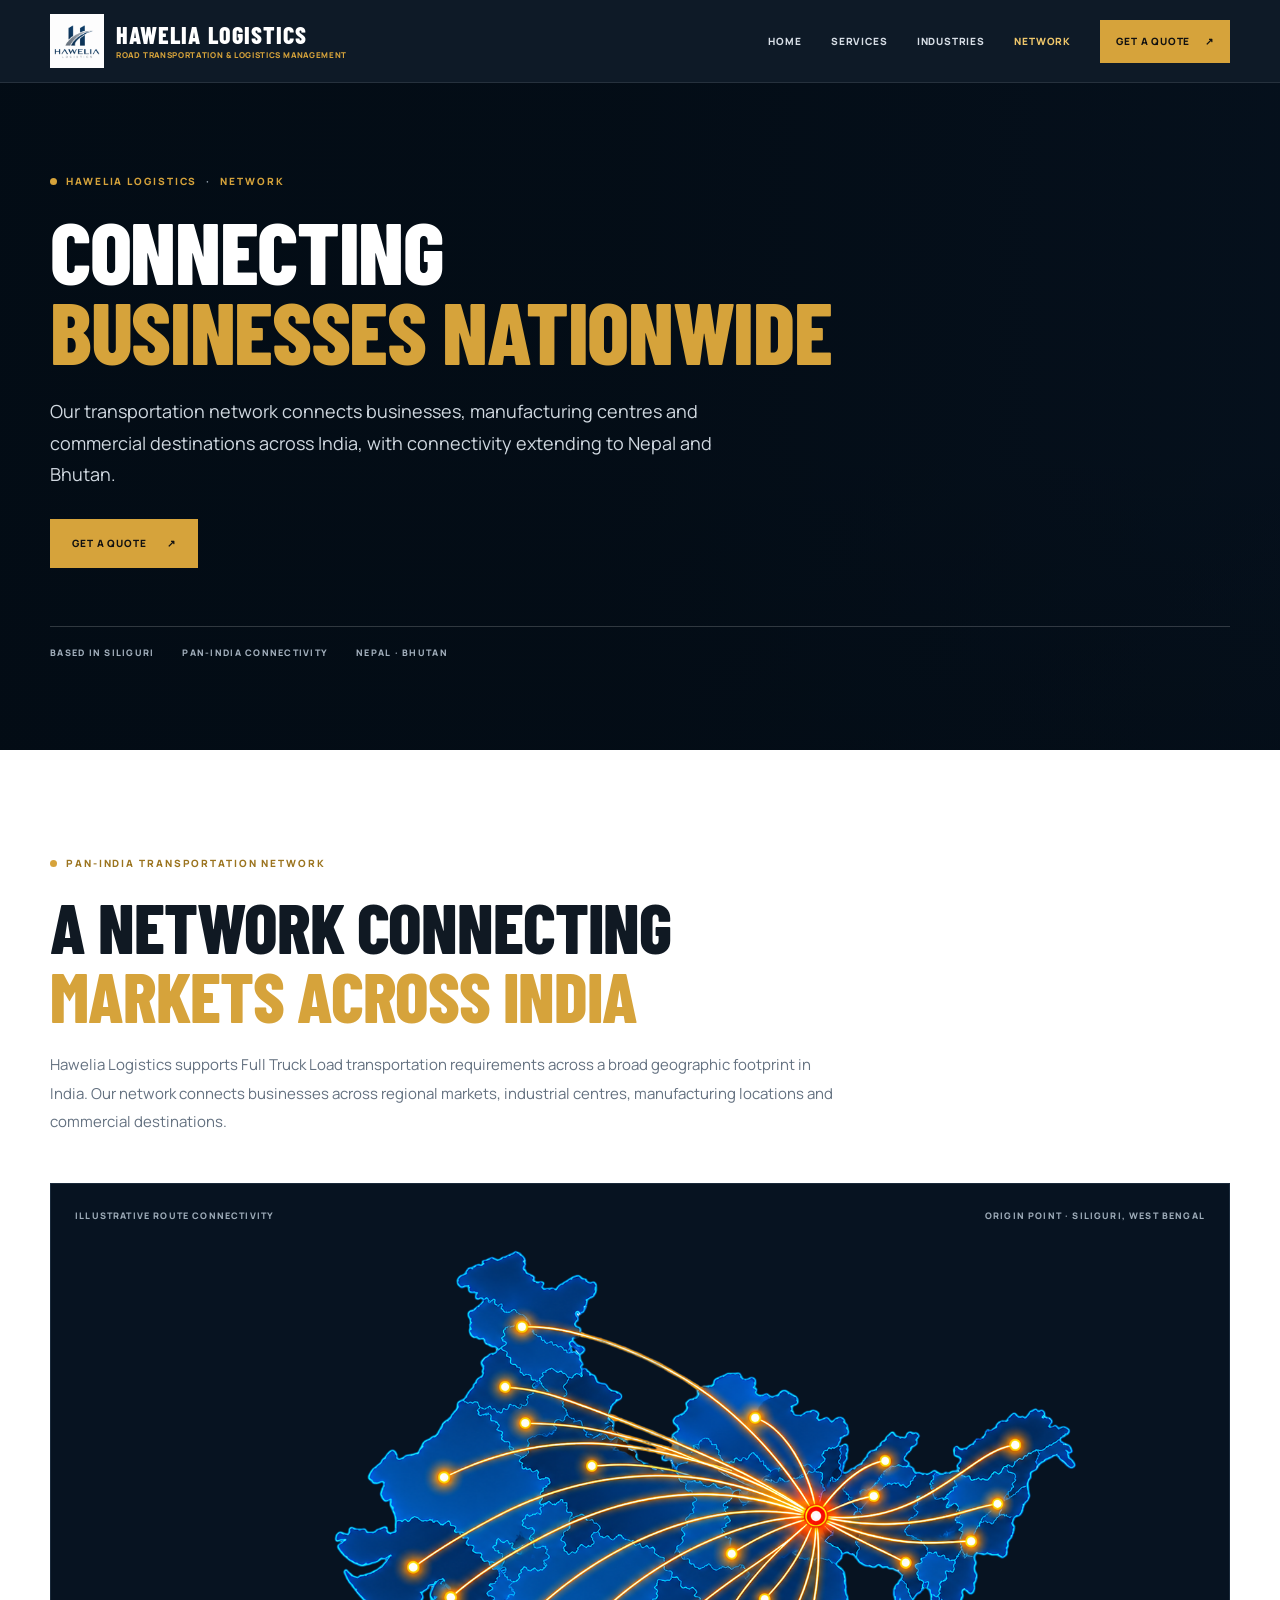
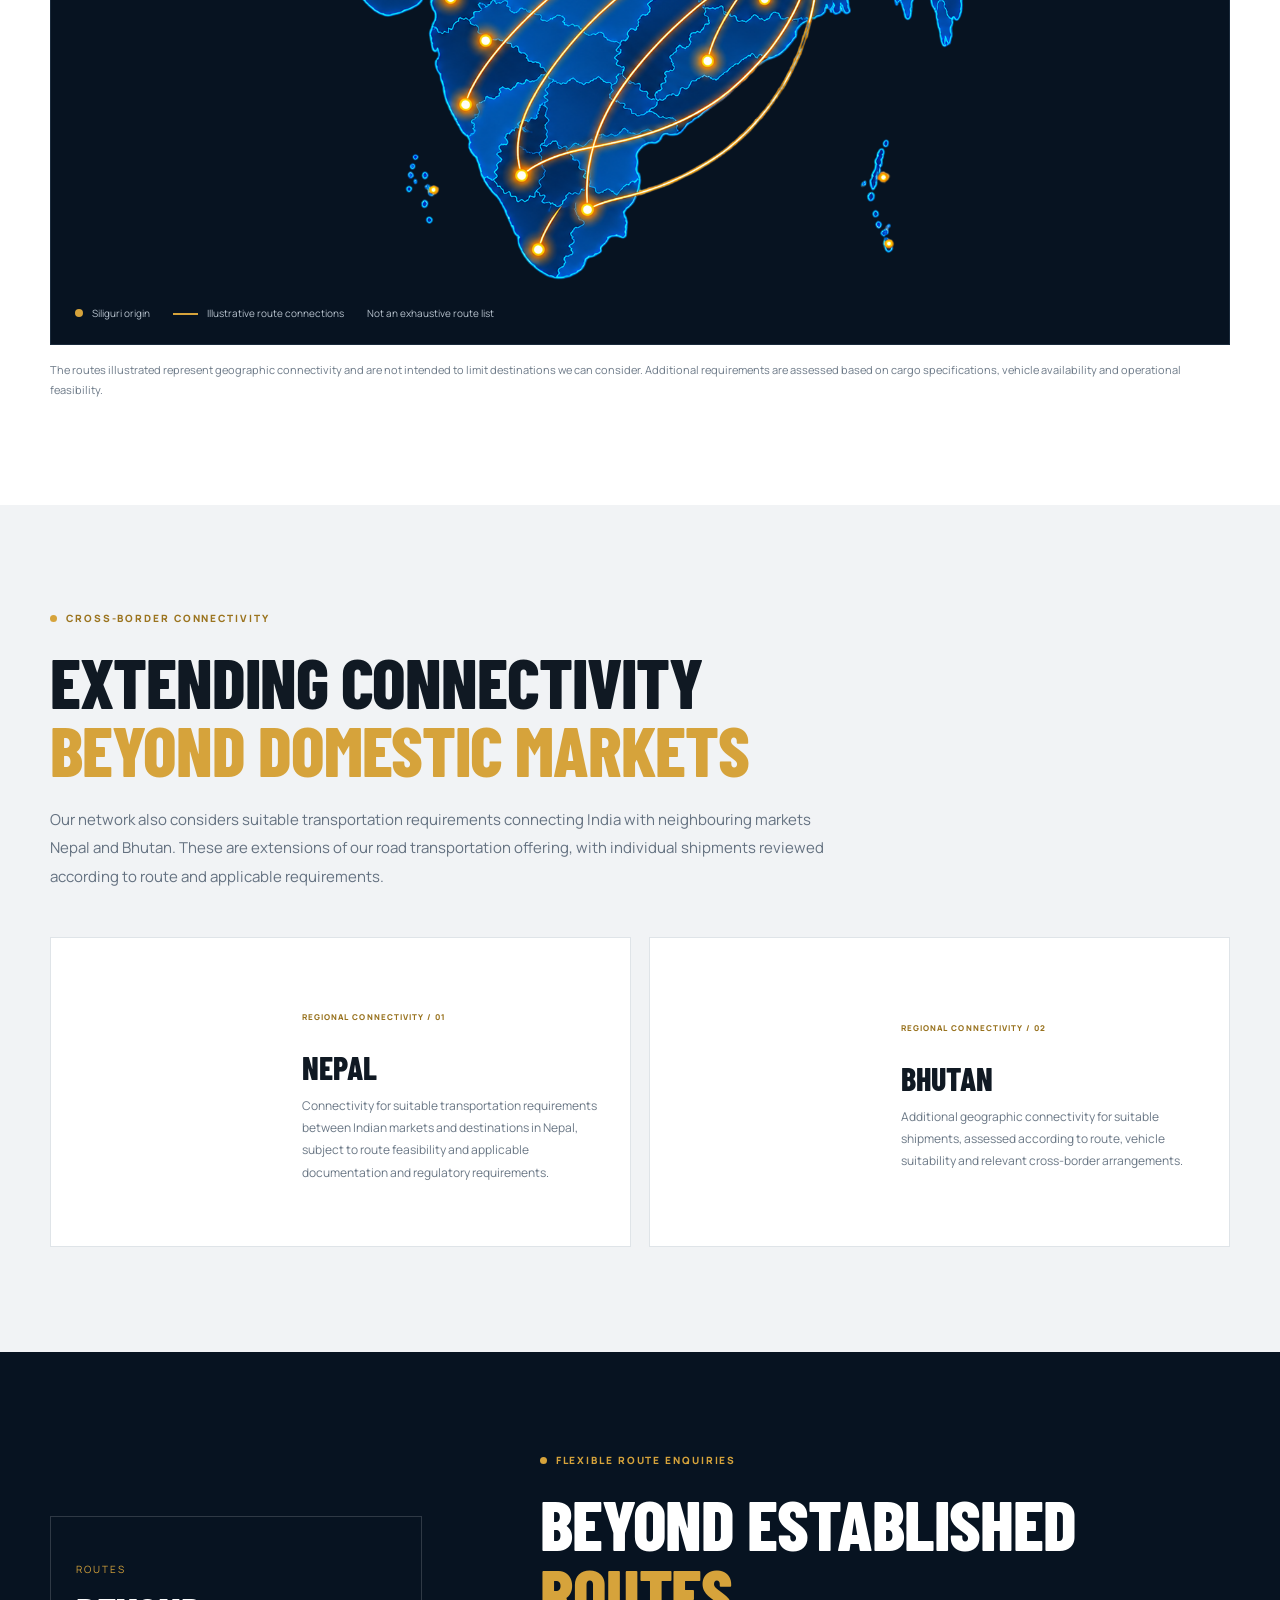
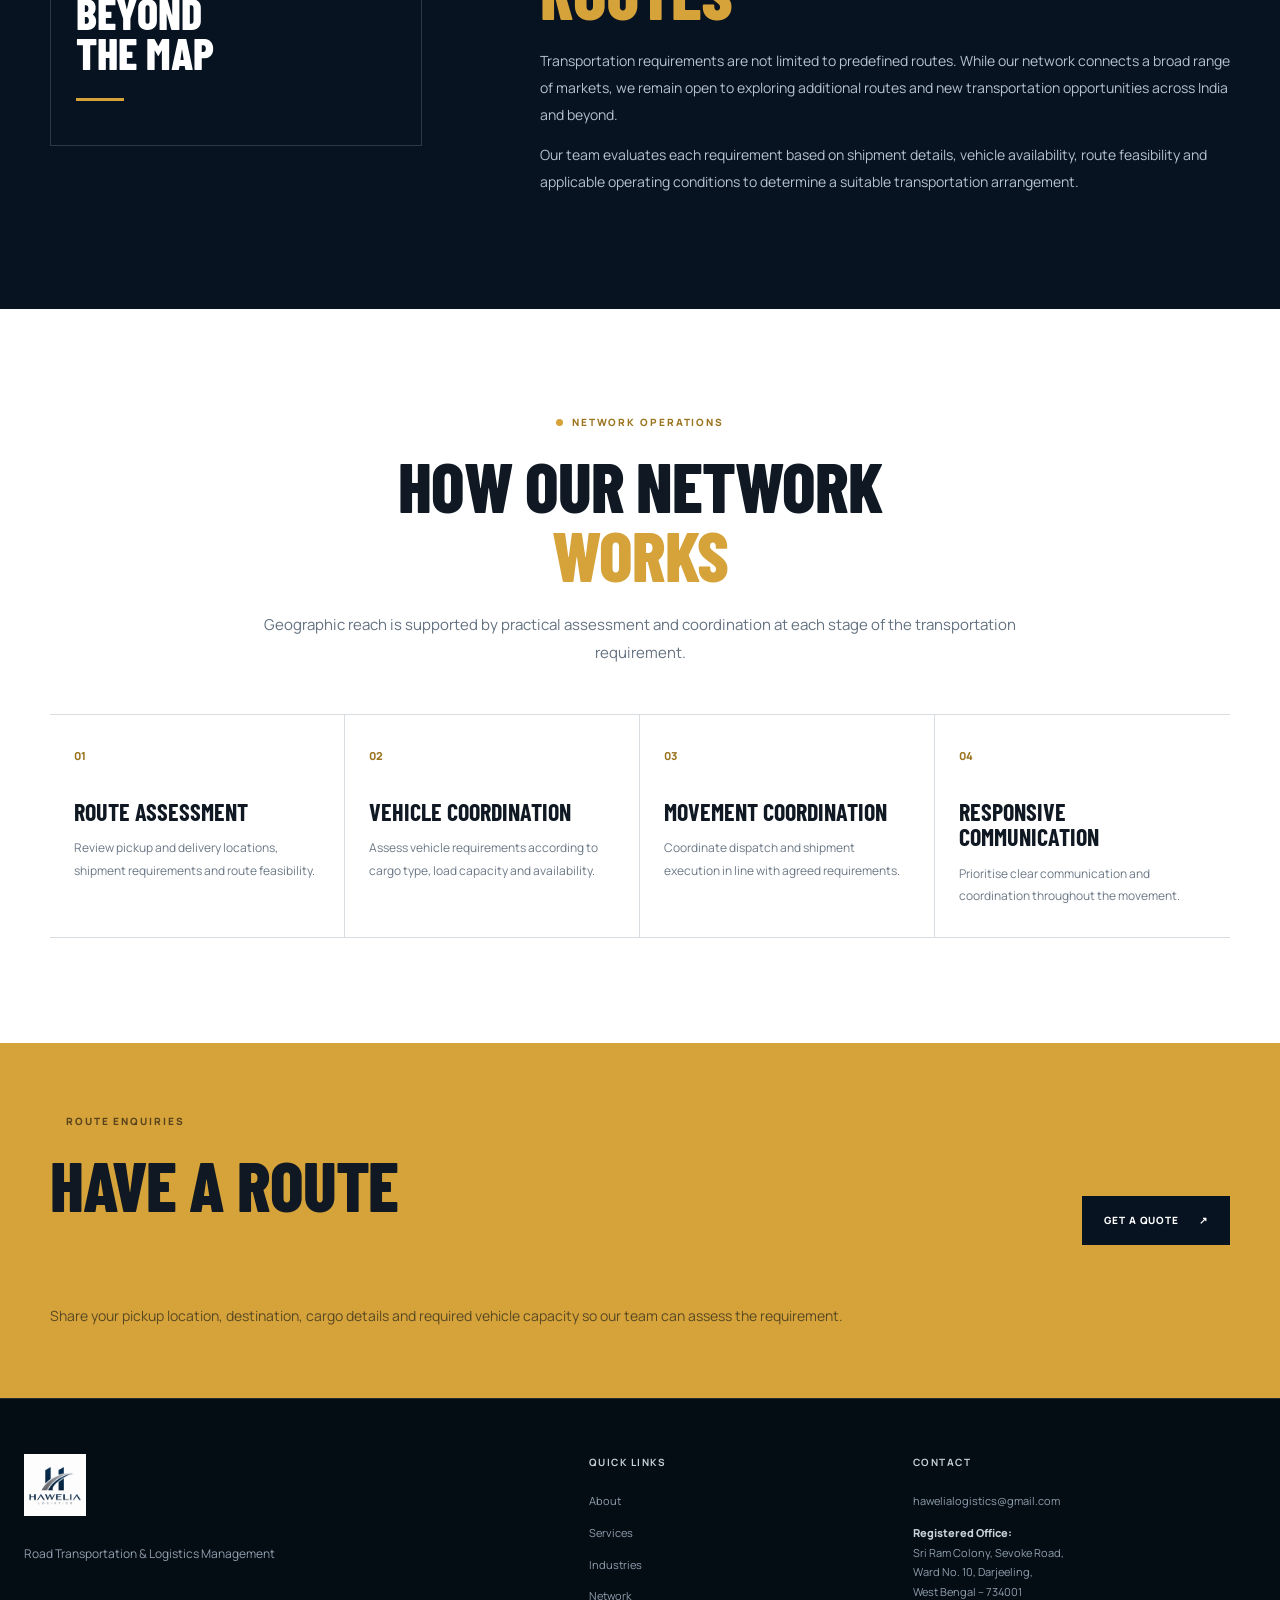
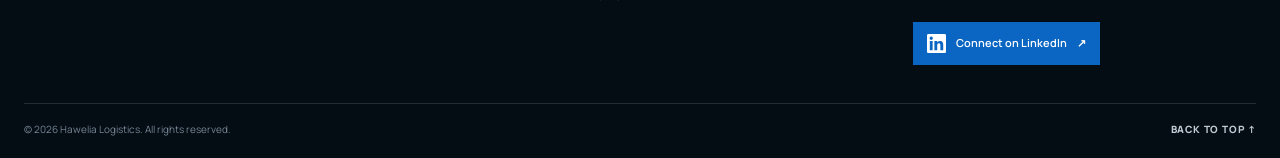
<file: network.html>
<!doctype html>
<html lang="en">
<head>
  <meta charset="utf-8"><meta name="viewport" content="width=device-width, initial-scale=1">
  <title>Transportation Network Across India, Nepal &amp; Bhutan | Hawelia Logistics</title>
  <meta name="description" content="Explore Hawelia Logistics transportation connectivity across India, with additional route enquiries for Nepal and Bhutan subject to route feasibility and requirements.">
  <meta name="theme-color" content="#071321"><link rel="canonical" href="https://hawelialogistics.github.io/Hawelia-Logistics/network.html">
  <link rel="preconnect" href="https://fonts.googleapis.com"><link rel="preconnect" href="https://fonts.gstatic.com" crossorigin>
  <link href="https://fonts.googleapis.com/css2?family=Barlow+Condensed:wght@500;600;700;800&family=Manrope:wght@400;500;600;700;800&display=swap" rel="stylesheet">
  <link rel="stylesheet" href="corporate-pages.css"><script src="corporate-pages.js" defer></script>
</head>
<body>
<header class="site-header"><div class="wrap nav-wrap">
  <a class="brand" href="index.html" aria-label="Hawelia Logistics home"><img src="https://hawelialogistics.github.io/Hawelia-Logistics/hawelia-logo.png" alt=""><span><strong>HAWELIA LOGISTICS</strong><small>ROAD TRANSPORTATION &amp; LOGISTICS MANAGEMENT</small></span></a>
  <button class="menu-toggle" aria-label="Open navigation" aria-expanded="false" type="button"><span></span><span></span><span></span></button>
  <nav class="nav-links" aria-label="Main navigation"><a href="index.html">Home</a><a href="services.html">Services</a><a href="industries.html">Industries</a><a aria-current="page" href="network.html">Network</a><a class="nav-quote" href="https://wa.me/919641049255?text=Hello%2C%20I%20would%20like%20to%20request%20a%20freight%20quotation%20for%20my%20transportation%20requirements." target="_blank" rel="noopener noreferrer">Get A Quote <span>↗</span></a></nav>
</div></header>
<main>
<section class="page-hero hero-network"><div class="hero-overlay"></div><div class="wrap hero-content"><p class="eyebrow"><span></span> HAWELIA LOGISTICS <i>·</i> NETWORK</p><h1>Connecting<br><em>Businesses Nationwide</em></h1><p class="hero-lead">Our transportation network connects businesses, manufacturing centres and commercial destinations across India, with connectivity extending to Nepal and Bhutan.</p><a class="btn btn-gold" href="https://wa.me/919641049255?text=Hello%2C%20I%20would%20like%20to%20request%20a%20freight%20quotation%20for%20my%20transportation%20requirements." target="_blank" rel="noopener noreferrer">Get A Quote <span>↗</span></a><div class="hero-meta"><span>BASED IN SILIGURI</span><span>PAN-INDIA CONNECTIVITY</span><span>NEPAL · BHUTAN</span></div></div></section>

<section class="section network-main"><div class="wrap"><div class="section-heading"><p class="eyebrow dark"><span></span> PAN-INDIA TRANSPORTATION NETWORK</p><h2>A network connecting<br><em>markets across India</em></h2><p class="section-intro">Hawelia Logistics supports Full Truck Load transportation requirements across a broad geographic footprint in India. Our network connects businesses across regional markets, industrial centres, manufacturing locations and commercial destinations.</p></div>
<div class="map-panel"><div class="map-panel-top"><span>ILLUSTRATIVE ROUTE CONNECTIVITY</span><span>ORIGIN POINT · SILIGURI, WEST BENGAL</span></div><div class="map-image-wrap"><img src="https://hawelialogistics.github.io/Hawelia-Logistics/hawelia-route-network.png" alt="Illustrative Hawelia Logistics route network across India, originating from Siliguri" loading="lazy"></div><div class="map-legend"><span><i class="legend-dot"></i> Siliguri origin</span><span><i class="legend-line"></i> Illustrative route connections</span><span>Not an exhaustive route list</span></div></div>
<p class="map-note">The routes illustrated represent geographic connectivity and are not intended to limit destinations we can consider. Additional requirements are assessed based on cargo specifications, vehicle availability and operational feasibility.</p></div></section>

<section class="region-section section"><div class="wrap"><div class="section-heading"><p class="eyebrow dark"><span></span> CROSS-BORDER CONNECTIVITY</p><h2>Extending connectivity<br><em>beyond domestic markets</em></h2><p class="section-intro">Our network also considers suitable transportation requirements connecting India with neighbouring markets Nepal and Bhutan. These are extensions of our road transportation offering, with individual shipments reviewed according to route and applicable requirements.</p></div><div class="region-grid"><article class="region-card region-nepal"><div class="region-photo"></div><div class="region-content"><span class="region-tag">REGIONAL CONNECTIVITY / 01</span><h3>Nepal</h3><p>Connectivity for suitable transportation requirements between Indian markets and destinations in Nepal, subject to route feasibility and applicable documentation and regulatory requirements.</p></div></article><article class="region-card region-bhutan"><div class="region-photo"></div><div class="region-content"><span class="region-tag">REGIONAL CONNECTIVITY / 02</span><h3>Bhutan</h3><p>Additional geographic connectivity for suitable shipments, assessed according to route, vehicle suitability and relevant cross-border arrangements.</p></div></article></div></div></section>

<section class="beyond-section"><div class="wrap beyond-grid"><div class="beyond-mark"><span>ROUTES</span><strong>BEYOND<br>THE MAP</strong><i></i></div><div><p class="eyebrow"><span></span> FLEXIBLE ROUTE ENQUIRIES</p><h2>Beyond established<br><em>routes</em></h2><p>Transportation requirements are not limited to predefined routes. While our network connects a broad range of markets, we remain open to exploring additional routes and new transportation opportunities across India and beyond.</p><p>Our team evaluates each requirement based on shipment details, vehicle availability, route feasibility and applicable operating conditions to determine a suitable transportation arrangement.</p></div></div></section>

<section class="process-section section"><div class="wrap"><div class="section-heading centered"><p class="eyebrow dark"><span></span> NETWORK OPERATIONS</p><h2>How our network<br><em>works</em></h2><p class="section-intro">Geographic reach is supported by practical assessment and coordination at each stage of the transportation requirement.</p></div><div class="process-grid"><article><span>01</span><h3>Route Assessment</h3><p>Review pickup and delivery locations, shipment requirements and route feasibility.</p></article><article><span>02</span><h3>Vehicle Coordination</h3><p>Assess vehicle requirements according to cargo type, load capacity and availability.</p></article><article><span>03</span><h3>Movement Coordination</h3><p>Coordinate dispatch and shipment execution in line with agreed requirements.</p></article><article><span>04</span><h3>Responsive Communication</h3><p>Prioritise clear communication and coordination throughout the movement.</p></article></div></div></section>

<section class="cta-section"><div class="wrap cta-inner"><div><p class="eyebrow dark"><span></span> ROUTE ENQUIRIES</p><h2>Have a route<br><em>in mind?</em></h2><p>Share your pickup location, destination, cargo details and required vehicle capacity so our team can assess the requirement.</p></div><a class="btn btn-dark" href="https://wa.me/919641049255?text=Hello%2C%20I%20would%20like%20to%20request%20a%20freight%20quotation%20for%20my%20transportation%20requirements." target="_blank" rel="noopener noreferrer">Get A Quote <span>↗</span></a></div></section>
</main>
<footer class="site-footer">
  <div class="container footer-grid">
    <div class="footer-brand"><a href="index.html" aria-label="Hawelia Logistics home"><img src="hawelia-logo.png" alt="Hawelia Logistics"></a><p>Road Transportation &amp; Logistics Management</p></div>
    <div class="footer-links"><h2>Quick Links</h2><a href="index.html#about">About</a><a href="services.html">Services</a><a href="industries.html">Industries</a><a href="network.html">Network</a></div>
    <div class="footer-contact"><h2>Contact</h2><a href="mailto:hawelialogistics@gmail.com">hawelialogistics@gmail.com</a><p class="registered-office"><strong>Registered Office:</strong><br>Sri Ram Colony, Sevoke Road,<br>Ward No. 10, Darjeeling,<br>West Bengal – 734001</p><a class="linkedin-link" href="https://www.linkedin.com/company/hawelialogistics/" target="_blank" rel="noopener noreferrer" aria-label="Visit Hawelia Logistics on LinkedIn"><svg viewBox="0 0 24 24" aria-hidden="true"><path d="M20.45 20.45h-3.56v-5.57c0-1.33-.02-3.04-1.85-3.04-1.85 0-2.13 1.45-2.13 2.94v5.67H9.35V8.99h3.42v1.56h.05c.48-.9 1.64-1.85 3.38-1.85 3.61 0 4.28 2.38 4.28 5.48v6.27ZM5.34 7.43a2.06 2.06 0 1 1 0-4.12 2.06 2.06 0 0 1 0 4.12ZM7.12 20.45H3.56V8.99h3.56v11.46ZM22.22 0H1.77C.79 0 0 .77 0 1.73v20.54C0 23.23.79 24 1.77 24h20.45c.98 0 1.78-.77 1.78-1.73V1.73C24 .77 23.2 0 22.22 0Z"/></svg><span>Connect on LinkedIn</span><span aria-hidden="true">↗</span></a></div>
  </div>
  <div class="container footer-bottom"><span>© 2026 Hawelia Logistics. All rights reserved.</span><a href="#top">Back to top ↑</a></div>
</footer>
</body></html>
</file>
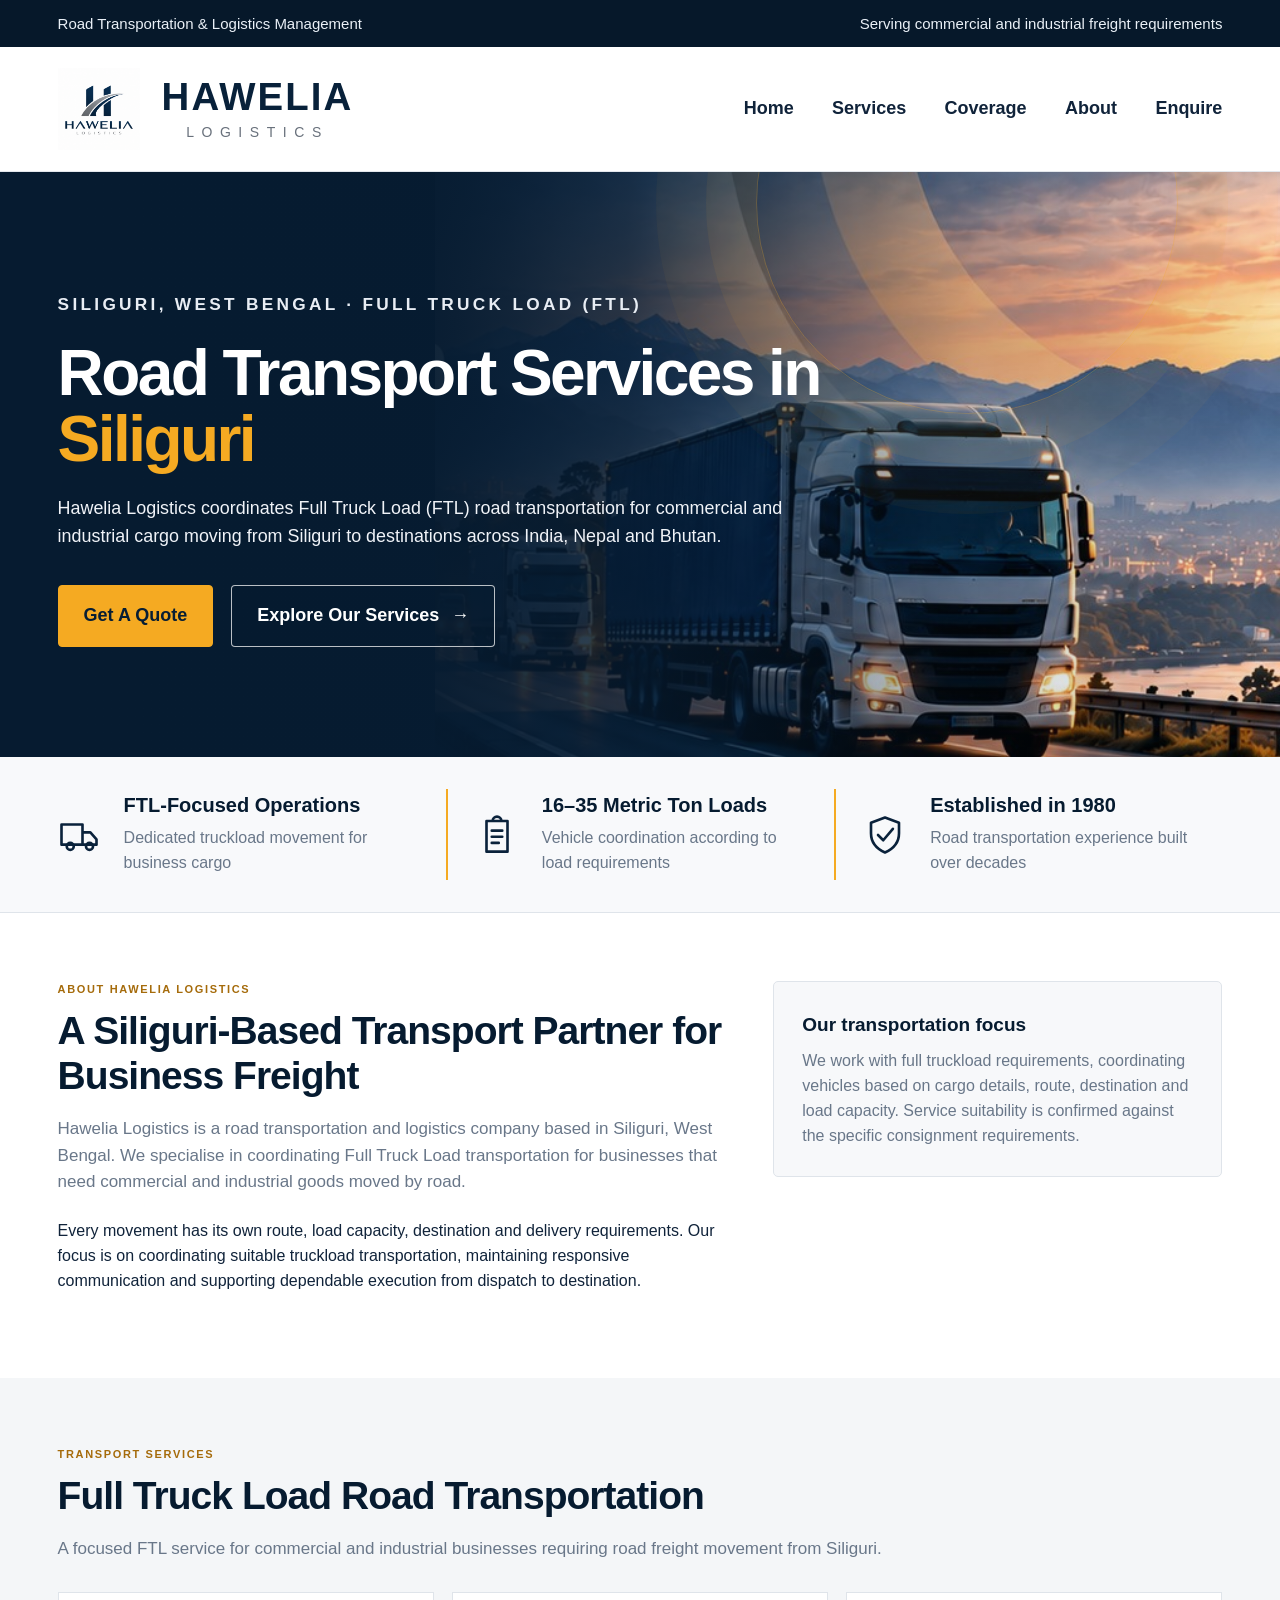
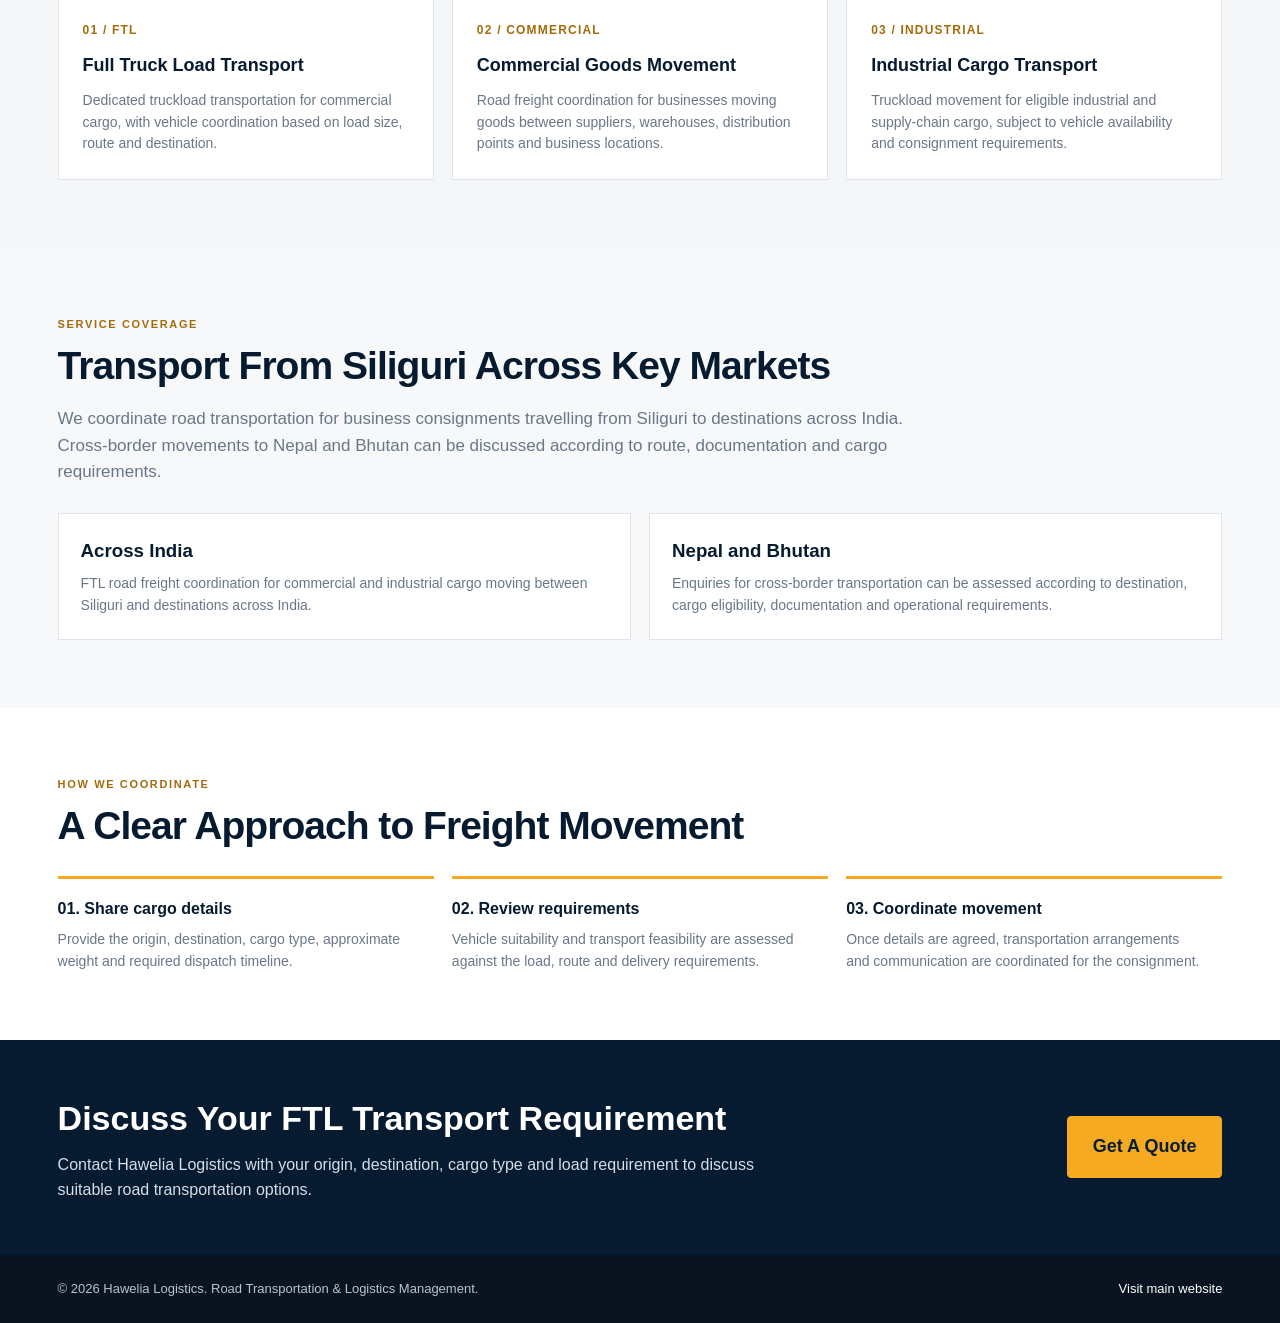
<file: road-transport-siliguri.html>
<!doctype html>
<html lang="en">
<head>
  <meta charset="utf-8">
  <meta name="viewport" content="width=device-width, initial-scale=1">
  <title>Road Transport Company in Siliguri | Hawelia Logistics</title>
  <meta name="description" content="Hawelia Logistics provides Full Truck Load (FTL) road transport from Siliguri for commercial and industrial cargo across India, Nepal and Bhutan.">
  <meta name="robots" content="index,follow">
  <link rel="canonical" href="https://hawelialogistics.github.io/Hawelia-Logistics/road-transport-siliguri.html">
  <meta property="og:type" content="website">
  <meta property="og:title" content="Road Transport Company in Siliguri | Hawelia Logistics">
  <meta property="og:description" content="Full Truck Load road transportation from Siliguri for commercial and industrial businesses across India, Nepal and Bhutan.">
  <meta property="og:url" content="https://hawelialogistics.github.io/Hawelia-Logistics/road-transport-siliguri.html">
  <meta name="theme-color" content="#101c2c">
  <style>
    :root{--navy:#061b30;--navy2:#102b47;--gold:#f5aa22;--ink:#10233a;--muted:#697789;--paper:#f7f8fa;--line:#dfe4ea;--white:#fff}
    *{box-sizing:border-box}html{scroll-behavior:smooth}body{margin:0;font-family:Arial,Helvetica,sans-serif;color:var(--ink);line-height:1.55;background:#fff}a{color:inherit}.wrap{width:min(1500px,calc(100% - 9%));margin:auto}
    .topbar{background:#06182a;color:#eaf0f7;font-size:15px;padding:12px 0}.topbar .wrap{display:flex;justify-content:space-between;gap:16px;flex-wrap:wrap}
    header{background:#fff;border-bottom:1px solid #e3e7ec;position:relative;z-index:3}.nav{min-height:124px;display:flex;align-items:center;justify-content:space-between;gap:32px}.brand{display:flex;align-items:center;gap:22px;text-decoration:none;min-width:0}.brand-logo{display:block;width:auto;height:82px;max-width:145px;object-fit:contain}.brand-name{display:flex;flex-direction:column;line-height:.95;color:#08213a;font-weight:700;letter-spacing:.055em;font-size:clamp(28px,3vw,45px);white-space:nowrap}.brand-name small{font-size:14px;color:#69717c;letter-spacing:.54em;font-weight:500;margin-top:10px;text-align:center}.navlinks{display:flex;gap:clamp(20px,3vw,48px);align-items:center;font-size:18px;font-weight:700}.navlinks a{text-decoration:none}.navlinks a:hover{color:#a56b0b}
    .hero{position:relative;isolation:isolate;overflow:hidden;min-height:585px;display:flex;align-items:center;background:linear-gradient(90deg,#061b30 0%,#0a2340 43%,rgba(8,29,51,.9) 56%,rgba(8,29,51,.08) 100%);color:#fff;padding:78px 0 70px}.hero-scene{position:absolute;z-index:-2;inset:0 0 0 auto;width:66%;height:100%;object-fit:cover;object-position:center 52%;}.hero:before{content:"";position:absolute;z-index:-1;inset:0;background:linear-gradient(90deg,#061b30 0%,rgba(6,27,48,.98) 31%,rgba(6,27,48,.82) 49%,rgba(6,27,48,.18) 76%,rgba(6,27,48,.02) 100%)}.hero:after{content:"";position:absolute;z-index:0;pointer-events:none;width:420px;height:420px;border:1px solid rgba(245,170,34,.28);border-radius:50%;right:8%;top:-180px;box-shadow:0 0 0 50px rgba(245,170,34,.06),0 0 0 100px rgba(245,170,34,.035)}.hero .wrap{position:relative;z-index:1}.hero-copy{max-width:900px;width:67%}.eyebrow{color:#e8edf4;font-size:clamp(12px,1.35vw,19px);font-weight:800;letter-spacing:.19em;text-transform:uppercase;margin:0 0 24px}.hero h1{font-size:clamp(42px,5vw,76px);line-height:1.03;letter-spacing:-.04em;max-width:960px;margin:0 0 22px;font-weight:800}.hero h1 span{display:block;color:var(--gold)}.hero p.hero-desc{font-size:clamp(16px,1.4vw,22px);line-height:1.55;color:#f0f3f8;max-width:900px;margin:0 0 34px}.actions{display:flex;gap:18px;flex-wrap:wrap}.btn{display:inline-flex;align-items:center;justify-content:center;gap:12px;padding:16px 25px;text-decoration:none;font-size:18px;font-weight:800;border-radius:4px;min-height:62px;transition:transform .2s,background .2s}.btn-primary{background:var(--gold);color:#071e34;border:1px solid var(--gold)}.btn-secondary{border:1px solid rgba(255,255,255,.72);color:#fff;background:rgba(6,27,48,.38)}.btn:hover{transform:translateY(-2px)}.btn svg{width:23px;height:23px;flex:none}
    .truststrip{background:#f8f9fb;border-bottom:1px solid var(--line)}.trustgrid{display:grid;grid-template-columns:repeat(3,1fr);gap:0;padding:32px 0}.trustitem{display:flex;align-items:center;gap:24px;padding:4px 28px;border-left:2px solid var(--gold);min-height:76px}.trustitem:first-child{border-left:0;padding-left:0}.trusticon{width:42px;height:42px;flex:none;color:#0a223b}.trustitem strong{display:block;color:var(--navy);font-size:20px;line-height:1.25;margin-bottom:8px}.trustitem span{font-size:16px;color:var(--muted);line-height:1.4}
    section.content{padding:68px 0}.section-kicker{color:#a56b0b;text-transform:uppercase;letter-spacing:.15em;font-size:11px;font-weight:800;margin:0 0 10px}.content h2{font-size:clamp(27px,3.5vw,39px);line-height:1.16;letter-spacing:-.025em;color:var(--navy);margin:0 0 18px}.intro{font-size:17px;color:var(--muted);max-width:850px;margin:0 0 24px}.cols{display:grid;grid-template-columns:1.2fr .8fr;gap:42px;align-items:start}.panel{background:var(--paper);border:1px solid var(--line);padding:28px;border-radius:5px}.panel h3{margin:0 0 10px;color:var(--navy);font-size:19px}.panel p{margin:0;color:var(--muted)}
    .servicegrid{display:grid;grid-template-columns:repeat(3,1fr);gap:18px;margin-top:30px}.service{border:1px solid var(--line);padding:24px;background:#fff}.service .num{font-size:12px;color:#a56b0b;font-weight:800;letter-spacing:.1em}.service h3{margin:10px 0;color:var(--navy);font-size:18px}.service p{font-size:14px;color:var(--muted);margin:0}.coverage{background:var(--paper)}.coveragegrid{display:grid;grid-template-columns:repeat(2,1fr);gap:18px;margin-top:28px}.coverageitem{background:#fff;border:1px solid var(--line);padding:22px}.coverageitem h3{margin:0 0 8px;color:var(--navy)}.coverageitem p{margin:0;color:var(--muted);font-size:14px}.process{display:grid;grid-template-columns:repeat(3,1fr);gap:18px;margin-top:28px}.step{border-top:3px solid var(--gold);padding:18px 18px 0 0}.step strong{display:block;color:var(--navy);font-size:16px;margin-bottom:7px}.step p{color:var(--muted);font-size:14px;margin:0}.cta{background:var(--navy);color:#fff;padding:52px 0}.cta .wrap{display:flex;justify-content:space-between;align-items:center;gap:28px}.cta h2{color:#fff;font-size:clamp(25px,3vw,34px);margin:0 0 8px}.cta p{color:#d6dee8;margin:0;max-width:700px}.cta .btn{white-space:nowrap}footer{background:#0a1421;color:#b8c3d0;padding:24px 0;font-size:13px}.foot{display:flex;justify-content:space-between;gap:18px;flex-wrap:wrap}.foot a{color:#fff;text-decoration:none}
    @media(max-width:900px){.wrap{width:calc(100% - 40px)}.nav{min-height:100px}.brand-logo{height:68px}.brand{gap:14px}.brand-name{font-size:28px}.brand-name small{font-size:10px;letter-spacing:.48em;margin-top:7px}.navlinks{gap:18px;font-size:15px}.hero{min-height:550px;padding:64px 0}.hero-copy{width:75%}.hero-scene{width:75%;object-position:58% center}.hero h1{font-size:clamp(40px,6vw,60px)}.trustitem{gap:14px;padding:4px 16px}.trustitem strong{font-size:16px}.trustitem span{font-size:13px}.trusticon{width:34px;height:34px}}
    @media(max-width:640px){.wrap{width:calc(100% - 32px)}.topbar{font-size:11px;padding:8px 0}.topbar .wrap{gap:4px}.topbar .wrap span:last-child{display:none}.nav{min-height:auto;padding:16px 0;align-items:flex-start;flex-direction:column;gap:15px}.brand-logo{height:52px;max-width:90px}.brand{gap:12px}.brand-name{font-size:26px}.brand-name small{font-size:9px;letter-spacing:.45em}.navlinks{gap:18px;flex-wrap:wrap;font-size:13px}.hero{min-height:600px;align-items:flex-end;padding:68px 0 44px}.hero-scene{width:100%;height:100%;object-position:63% center;opacity:.72}.hero:before{background:linear-gradient(90deg,rgba(6,27,48,.98),rgba(6,27,48,.85) 58%,rgba(6,27,48,.35)),linear-gradient(0deg,rgba(6,27,48,.55),transparent)}.hero:after{width:260px;height:260px;right:-110px;top:-80px}.hero-copy{width:100%;max-width:none}.eyebrow{font-size:11px;letter-spacing:.14em;margin-bottom:18px}.hero h1{font-size:clamp(38px,10vw,52px);line-height:1.03;margin-bottom:18px}.hero p.hero-desc{font-size:16px;margin-bottom:24px}.actions{gap:10px}.btn{font-size:14px;padding:13px 15px;min-height:50px}.trustgrid,.servicegrid,.coveragegrid,.process,.cols{grid-template-columns:1fr}.trustgrid{padding:10px 0}.trustitem,.trustitem:first-child{padding:16px 0;border-left:0;border-bottom:1px solid #e1e5eb}.trustitem:last-child{border-bottom:0}.trustitem strong{font-size:16px}.trustitem span{font-size:13px}.trusticon{width:36px;height:36px}.content section{padding:48px 0}.cta .wrap{align-items:flex-start;flex-direction:column}.cta .btn{white-space:normal}}
  </style>
</head>
<body>
  <div class="topbar"><div class="wrap"><span>Road Transportation &amp; Logistics Management</span><span>Serving commercial and industrial freight requirements</span></div></div>
  <header><div class="wrap nav">
    <a class="brand" href="index.html" aria-label="Hawelia Logistics homepage"><img class="brand-logo" src="hawelia-logo.png" alt="Hawelia Logistics logo"><span class="brand-name">HAWELIA<small>LOGISTICS</small></span></a>
    <nav class="navlinks" aria-label="Main navigation"><a href="index.html">Home</a><a href="#services">Services</a><a href="#coverage">Coverage</a><a href="#about">About</a><a href="#contact">Enquire</a></nav>
  </div></header>
  <main>
    <section class="hero"><img class="hero-scene" src="[data-uri]" alt="Full truck load transport on a mountain highway at dusk"><div class="wrap"><div class="hero-copy">
      <p class="eyebrow">Siliguri, West Bengal · Full Truck Load (FTL)</p>
      <h1>Road Transport Services in <span>Siliguri</span></h1>
      <p class="hero-desc">Hawelia Logistics coordinates Full Truck Load (FTL) road transportation for commercial and industrial cargo moving from Siliguri to destinations across India, Nepal and Bhutan.</p>
      <div class="actions"><a class="btn btn-primary" href="https://wa.me/919641049255?text=Hello%20Hawelia%20Logistics%2C%20I%20would%20like%20to%20enquire%20about%20FTL%20transport%20from%20Siliguri.">Get A Quote</a><a class="btn btn-secondary" href="index.html#services">Explore Our Services <span aria-hidden="true">→</span></a></div>
    </div></div></section>
    <div class="truststrip"><div class="wrap trustgrid">
      <div class="trustitem"><svg class="trusticon" viewBox="0 0 48 48" fill="none" stroke="currentColor" stroke-width="3" stroke-linecap="round" stroke-linejoin="round" aria-hidden="true"><path d="M4 12h24v23H4zM28 21h9l7 8v6H28z"/><circle cx="14" cy="37" r="4"/><circle cx="36" cy="37" r="4"/></svg><div><strong>FTL-Focused Operations</strong><span>Dedicated truckload movement for business cargo</span></div></div>
      <div class="trustitem"><svg class="trusticon" viewBox="0 0 48 48" fill="none" stroke="currentColor" stroke-width="3" stroke-linecap="round" stroke-linejoin="round" aria-hidden="true"><path d="M12 8h24v35H12zM19 8a5 5 0 0 1 10 0M18 19h12M18 26h12M18 33h8"/></svg><div><strong>16–35 Metric Ton Loads</strong><span>Vehicle coordination according to load requirements</span></div></div>
      <div class="trustitem"><svg class="trusticon" viewBox="0 0 48 48" fill="none" stroke="currentColor" stroke-width="3" stroke-linecap="round" stroke-linejoin="round" aria-hidden="true"><path d="M24 4 40 10v12c0 11-7 18-16 22C15 40 8 33 8 22V10z"/><path d="m16 24 6 6 11-13"/></svg><div><strong>Established in 1980</strong><span>Road transportation experience built over decades</span></div></div>
    </div></div>
    <section class="content" id="about"><div class="wrap cols"><div><p class="section-kicker">About Hawelia Logistics</p><h2>A Siliguri-Based Transport Partner for Business Freight</h2><p class="intro">Hawelia Logistics is a road transportation and logistics company based in Siliguri, West Bengal. We specialise in coordinating Full Truck Load transportation for businesses that need commercial and industrial goods moved by road.</p><p>Every movement has its own route, load capacity, destination and delivery requirements. Our focus is on coordinating suitable truckload transportation, maintaining responsive communication and supporting dependable execution from dispatch to destination.</p></div><aside class="panel"><h3>Our transportation focus</h3><p>We work with full truckload requirements, coordinating vehicles based on cargo details, route, destination and load capacity. Service suitability is confirmed against the specific consignment requirements.</p></aside></div></section>
    <section class="content" id="services" style="background:#f4f6f8"><div class="wrap"><p class="section-kicker">Transport services</p><h2>Full Truck Load Road Transportation</h2><p class="intro">A focused FTL service for commercial and industrial businesses requiring road freight movement from Siliguri.</p><div class="servicegrid">
      <article class="service"><span class="num">01 / FTL</span><h3>Full Truck Load Transport</h3><p>Dedicated truckload transportation for commercial cargo, with vehicle coordination based on load size, route and destination.</p></article>
      <article class="service"><span class="num">02 / COMMERCIAL</span><h3>Commercial Goods Movement</h3><p>Road freight coordination for businesses moving goods between suppliers, warehouses, distribution points and business locations.</p></article>
      <article class="service"><span class="num">03 / INDUSTRIAL</span><h3>Industrial Cargo Transport</h3><p>Truckload movement for eligible industrial and supply-chain cargo, subject to vehicle availability and consignment requirements.</p></article>
    </div></div></section>
    <section class="content coverage" id="coverage"><div class="wrap"><p class="section-kicker">Service coverage</p><h2>Transport From Siliguri Across Key Markets</h2><p class="intro">We coordinate road transportation for business consignments travelling from Siliguri to destinations across India. Cross-border movements to Nepal and Bhutan can be discussed according to route, documentation and cargo requirements.</p><div class="coveragegrid"><article class="coverageitem"><h3>Across India</h3><p>FTL road freight coordination for commercial and industrial cargo moving between Siliguri and destinations across India.</p></article><article class="coverageitem"><h3>Nepal and Bhutan</h3><p>Enquiries for cross-border transportation can be assessed according to destination, cargo eligibility, documentation and operational requirements.</p></article></div></div></section>
    <section class="content"><div class="wrap"><p class="section-kicker">How we coordinate</p><h2>A Clear Approach to Freight Movement</h2><div class="process"><div class="step"><strong>01. Share cargo details</strong><p>Provide the origin, destination, cargo type, approximate weight and required dispatch timeline.</p></div><div class="step"><strong>02. Review requirements</strong><p>Vehicle suitability and transport feasibility are assessed against the load, route and delivery requirements.</p></div><div class="step"><strong>03. Coordinate movement</strong><p>Once details are agreed, transportation arrangements and communication are coordinated for the consignment.</p></div></div></div></section>
    <section class="cta" id="contact"><div class="wrap"><div><h2>Discuss Your FTL Transport Requirement</h2><p>Contact Hawelia Logistics with your origin, destination, cargo type and load requirement to discuss suitable road transportation options.</p></div><a class="btn btn-primary" href="https://wa.me/919641049255?text=Hello%20Hawelia%20Logistics%2C%20I%20would%20like%20to%20discuss%20a%20road%20transport%20requirement%20from%20Siliguri.">Get A Quote</a></div></section>
  </main>
  <footer><div class="wrap foot"><span>© <span id="year">2026</span> Hawelia Logistics. Road Transportation &amp; Logistics Management.</span><span><a href="index.html">Visit main website</a></span></div></footer>
</body>
</html>
</file>
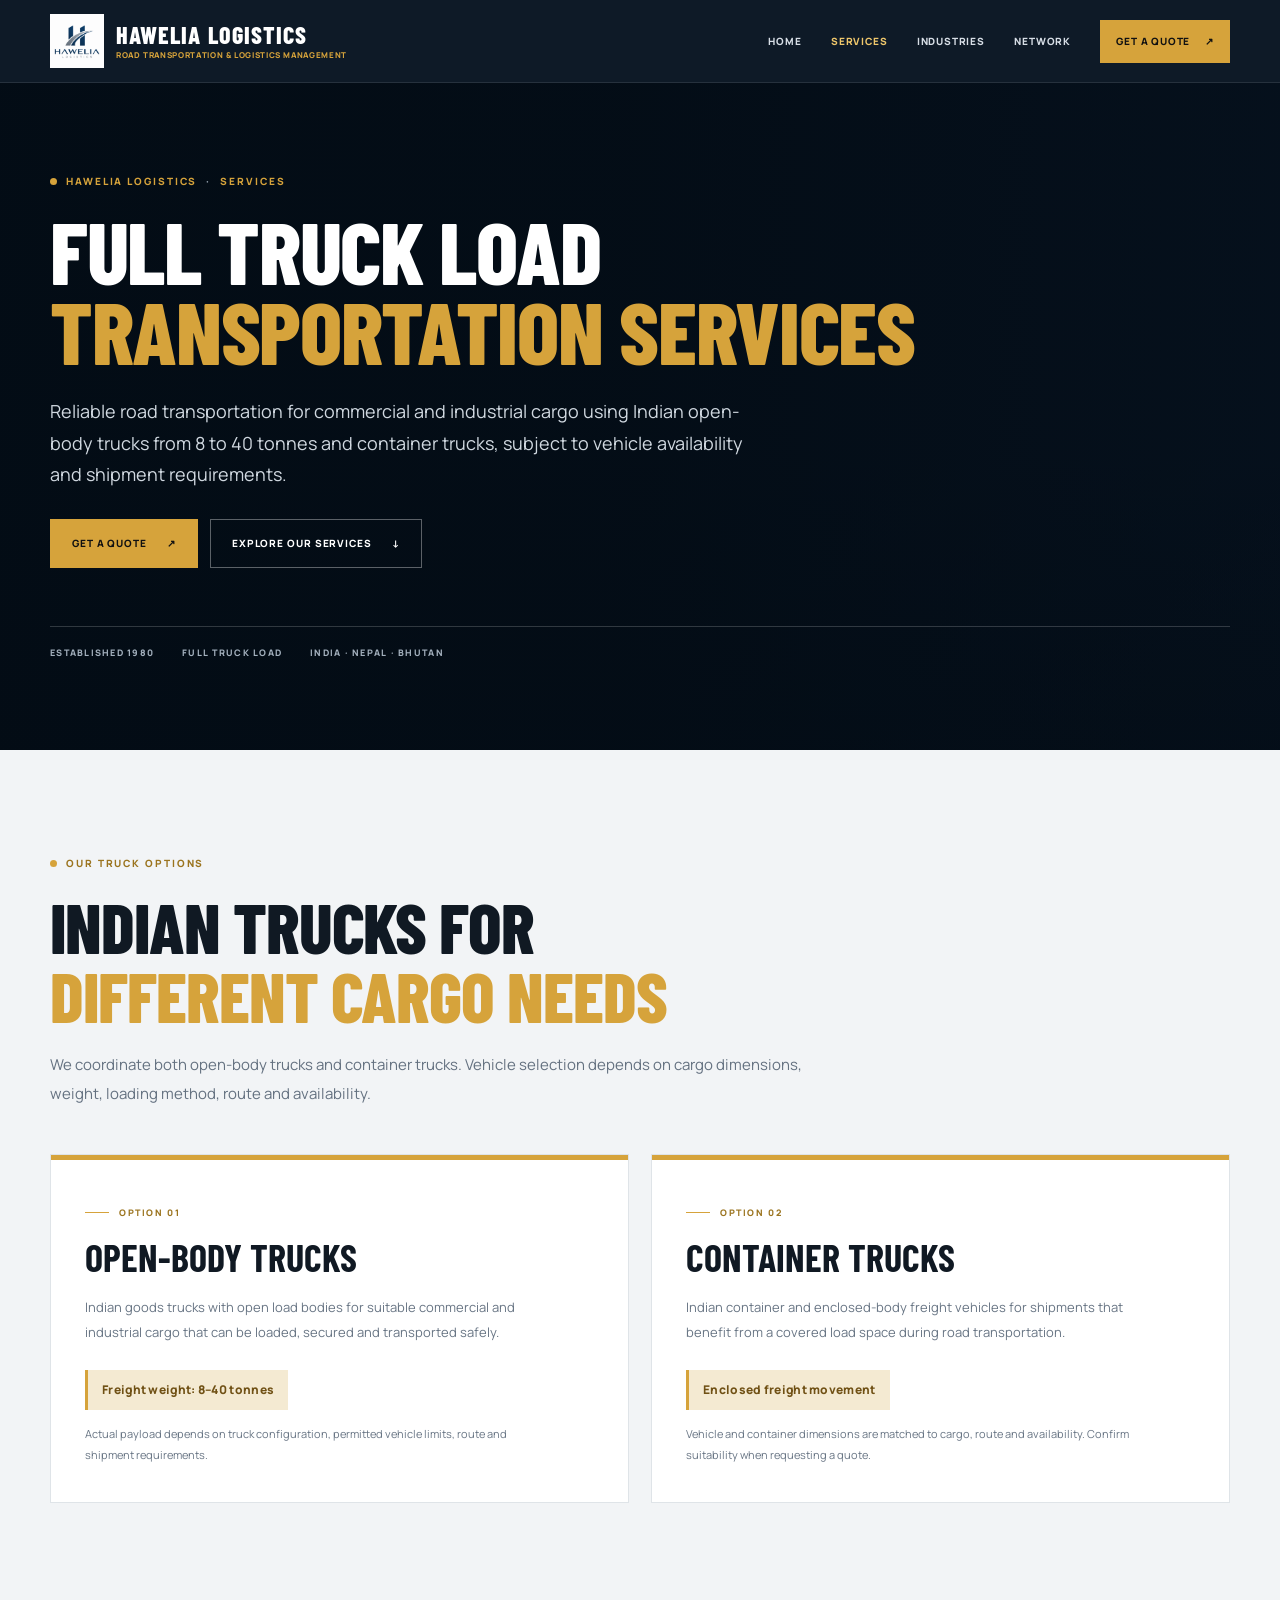
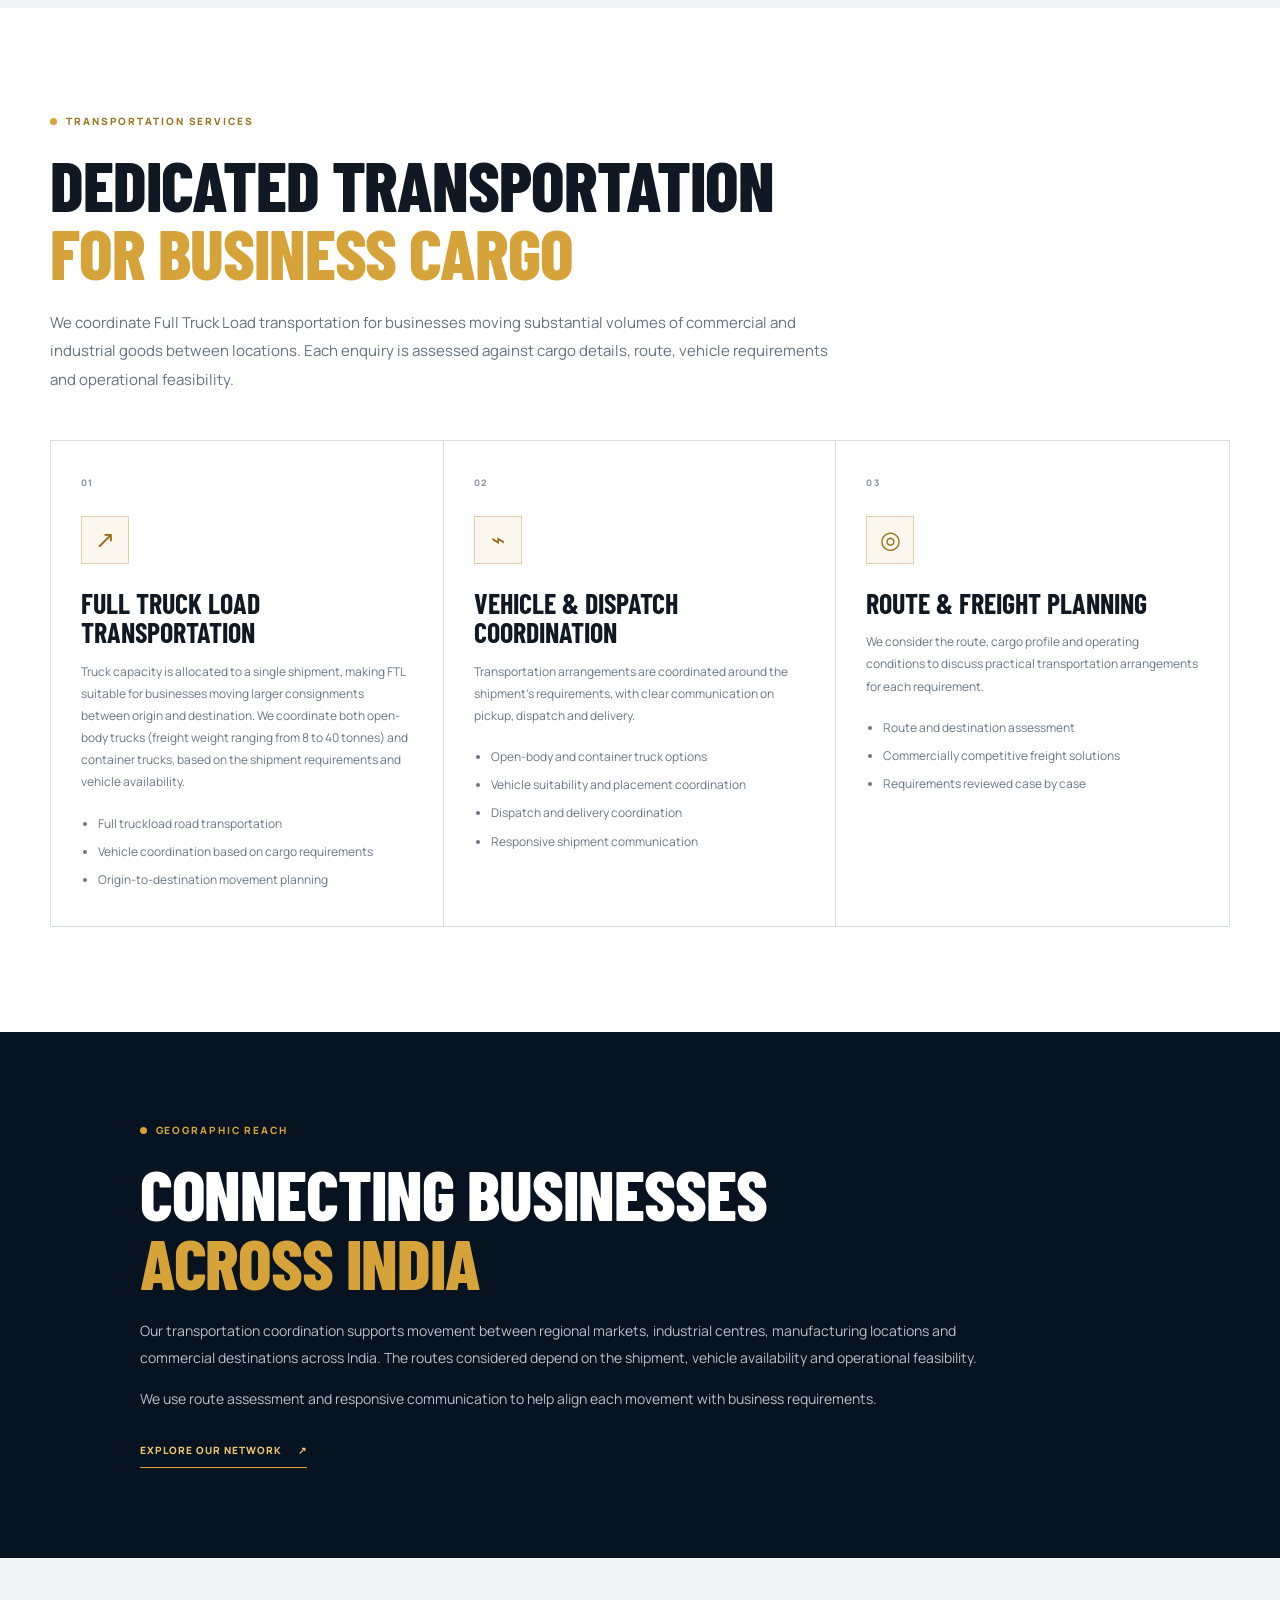
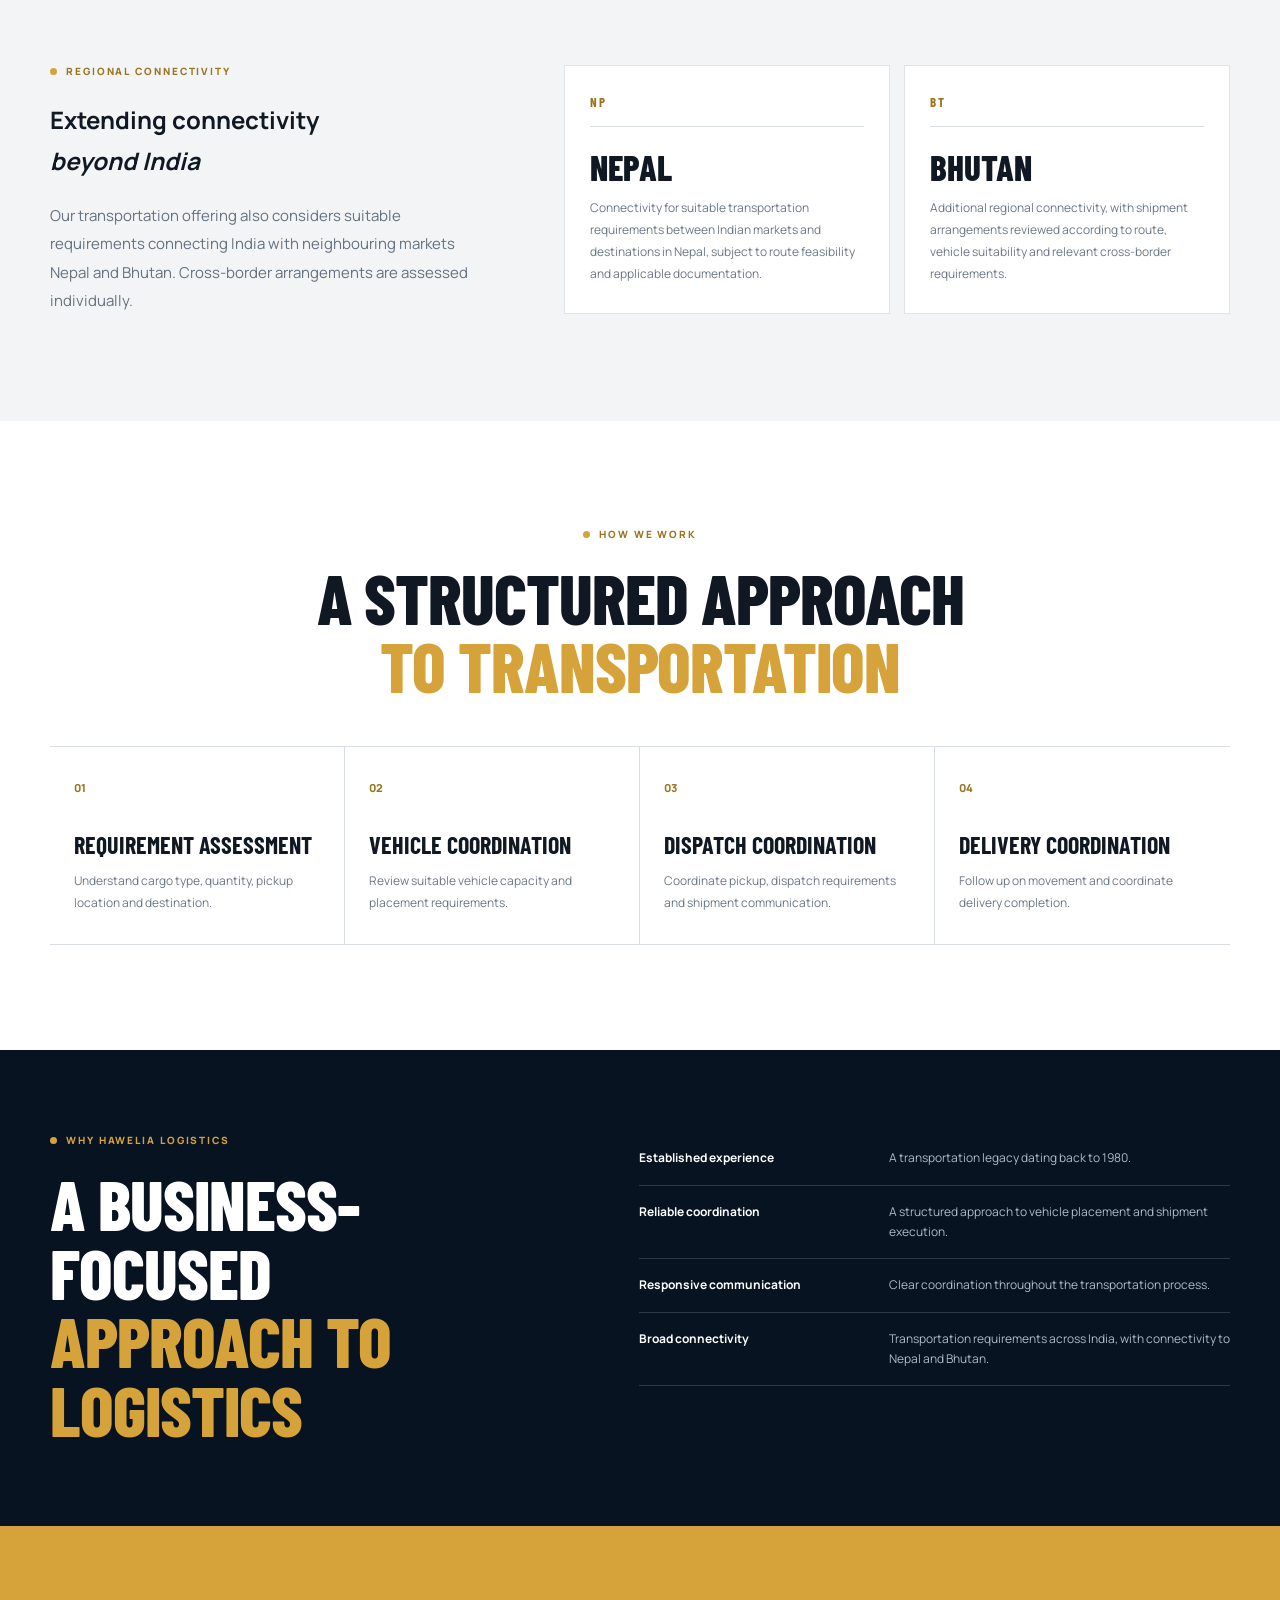
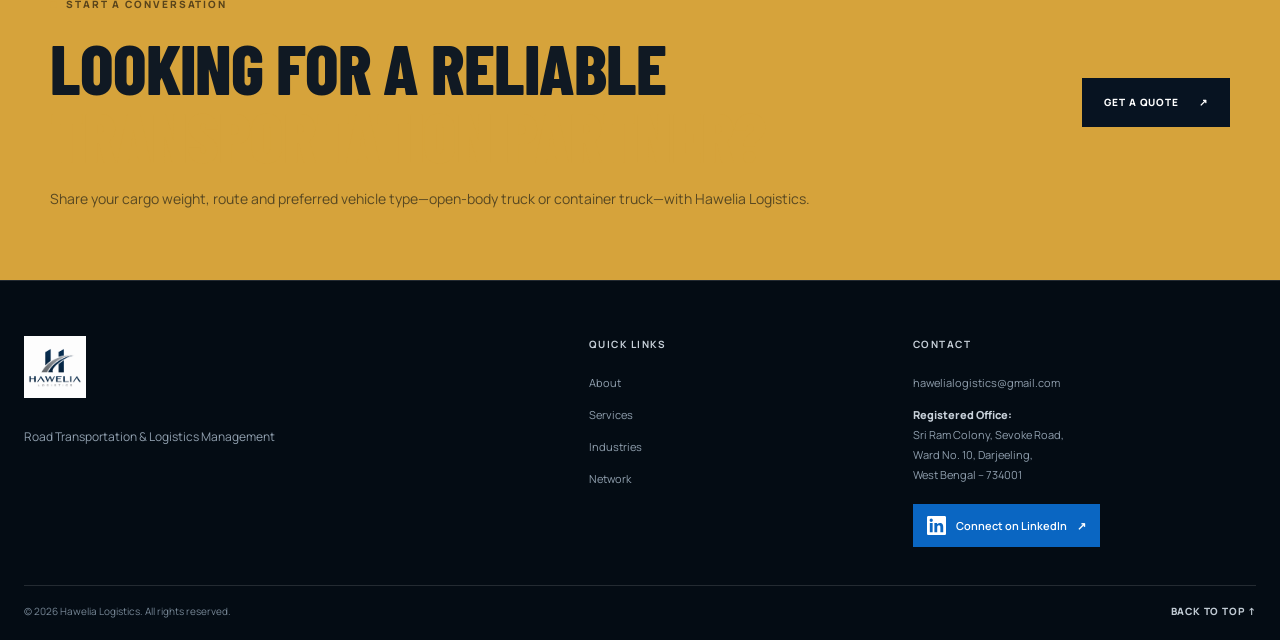
<file: services.html>
<!doctype html>
<html lang="en">
<head>
  <meta charset="utf-8">
  <meta name="viewport" content="width=device-width, initial-scale=1">
  <title>FTL Transportation Services | Hawelia Logistics</title>
  <meta name="description" content="Explore Hawelia Logistics Full Truck Load transportation, Pan-India road freight coordination, vehicle placement and connectivity to Nepal and Bhutan.">
  <meta name="theme-color" content="#071321">
  <link rel="canonical" href="https://hawelialogistics.github.io/Hawelia-Logistics/services.html">
  <link rel="preconnect" href="https://fonts.googleapis.com">
  <link rel="preconnect" href="https://fonts.gstatic.com" crossorigin>
  <link href="https://fonts.googleapis.com/css2?family=Barlow+Condensed:wght@500;600;700;800&family=Manrope:wght@400;500;600;700;800&display=swap" rel="stylesheet">
  <link rel="stylesheet" href="corporate-pages.css">
  <script src="corporate-pages.js" defer></script>
</head>
<body>
<header class="site-header"><div class="wrap nav-wrap">
  <a class="brand" href="index.html" aria-label="Hawelia Logistics home"><img src="https://hawelialogistics.github.io/Hawelia-Logistics/hawelia-logo.png" alt=""><span><strong>HAWELIA LOGISTICS</strong><small>ROAD TRANSPORTATION &amp; LOGISTICS MANAGEMENT</small></span></a>
  <button class="menu-toggle" aria-label="Open navigation" aria-expanded="false" type="button"><span></span><span></span><span></span></button>
  <nav class="nav-links" aria-label="Main navigation"><a href="index.html">Home</a><a aria-current="page" href="services.html">Services</a><a href="industries.html">Industries</a><a href="network.html">Network</a><a class="nav-quote" href="https://wa.me/919641049255?text=Hello%2C%20I%20would%20like%20to%20request%20a%20freight%20quotation%20for%20my%20transportation%20requirements." target="_blank" rel="noopener noreferrer">Get A Quote <span>↗</span></a></nav>
</div></header>
<main>
<section class="page-hero hero-services"><div class="hero-overlay"></div><div class="wrap hero-content">
  <p class="eyebrow"><span></span> HAWELIA LOGISTICS <i>·</i> SERVICES</p>
  <h1>Full Truck Load<br><em>Transportation Services</em></h1>
  <p class="hero-lead">Reliable road transportation for commercial and industrial cargo using Indian open-body trucks from 8 to 40 tonnes and container trucks, subject to vehicle availability and shipment requirements.</p>
  <div class="hero-actions"><a class="btn btn-gold" href="https://wa.me/919641049255?text=Hi%2C%20I%20would%20like%20a%20quote%20for%20FTL%20transportation." target="_blank" rel="noopener noreferrer">Get A Quote <span>↗</span></a><a class="btn btn-ghost" href="#service-offering">Explore Our Services <span>↓</span></a></div>
  <div class="hero-meta"><span>ESTABLISHED 1980</span><span>FULL TRUCK LOAD</span><span>INDIA · NEPAL · BHUTAN</span></div>
</div></section>

<section class="fleet-section section" id="fleet"><div class="wrap">
  <div class="section-heading"><p class="eyebrow dark"><span></span> OUR TRUCK OPTIONS</p><h2>Indian trucks for<br><em>different cargo needs</em></h2><p class="section-intro">We coordinate both open-body trucks and container trucks. Vehicle selection depends on cargo dimensions, weight, loading method, route and availability.</p></div>
  <div class="fleet-grid">
    <article class="fleet-card">
      <div class="fleet-card-copy"><span class="fleet-kicker">OPTION 01</span><h3>Open-Body Trucks</h3><p>Indian goods trucks with open load bodies for suitable commercial and industrial cargo that can be loaded, secured and transported safely.</p><strong class="capacity-range">Freight weight: 8–40 tonnes</strong><p class="fleet-note">Actual payload depends on truck configuration, permitted vehicle limits, route and shipment requirements.</p></div>
    </article>
    <article class="fleet-card">
      <div class="fleet-card-copy"><span class="fleet-kicker">OPTION 02</span><h3>Container Trucks</h3><p>Indian container and enclosed-body freight vehicles for shipments that benefit from a covered load space during road transportation.</p><strong class="capacity-range">Enclosed freight movement</strong><p class="fleet-note">Vehicle and container dimensions are matched to cargo, route and availability. Confirm suitability when requesting a quote.</p></div>
    </article>
  </div>
</div></section>

<section class="section" id="service-offering"><div class="wrap">
  <div class="section-heading"><p class="eyebrow dark"><span></span> TRANSPORTATION SERVICES</p><h2>Dedicated transportation<br><em>for business cargo</em></h2><p class="section-intro">We coordinate Full Truck Load transportation for businesses moving substantial volumes of commercial and industrial goods between locations. Each enquiry is assessed against cargo details, route, vehicle requirements and operational feasibility.</p></div>
  <div class="feature-grid">
    <article class="feature-card"><div class="feature-number">01</div><div class="feature-icon">↗</div><h3>Full Truck Load Transportation</h3><p>Truck capacity is allocated to a single shipment, making FTL suitable for businesses moving larger consignments between origin and destination. We coordinate both open-body trucks (freight weight ranging from 8 to 40 tonnes) and container trucks, based on the shipment requirements and vehicle availability.</p><ul><li>Full truckload road transportation</li><li>Vehicle coordination based on cargo requirements</li><li>Origin-to-destination movement planning</li></ul></article>
    <article class="feature-card"><div class="feature-number">02</div><div class="feature-icon">⌁</div><h3>Vehicle &amp; Dispatch Coordination</h3><p>Transportation arrangements are coordinated around the shipment's requirements, with clear communication on pickup, dispatch and delivery.</p><ul><li>Open-body and container truck options</li><li>Vehicle suitability and placement coordination</li><li>Dispatch and delivery coordination</li><li>Responsive shipment communication</li></ul></article>
    <article class="feature-card"><div class="feature-number">03</div><div class="feature-icon">◎</div><h3>Route &amp; Freight Planning</h3><p>We consider the route, cargo profile and operating conditions to discuss practical transportation arrangements for each requirement.</p><ul><li>Route and destination assessment</li><li>Commercially competitive freight solutions</li><li>Requirements reviewed case by case</li></ul></article>
  </div>
</div></section>

<section class="split-section"><div class="split-copy"><p class="eyebrow"><span></span> GEOGRAPHIC REACH</p><h2>Connecting businesses<br><em>across India</em></h2><p>Our transportation coordination supports movement between regional markets, industrial centres, manufacturing locations and commercial destinations across India. The routes considered depend on the shipment, vehicle availability and operational feasibility.</p><p>We use route assessment and responsive communication to help align each movement with business requirements.</p><a class="text-link" href="network.html">Explore our network <span>↗</span></a></div></section>

<section class="cross-border section"><div class="wrap cross-grid"><div><p class="eyebrow dark"><span></span> REGIONAL CONNECTIVITY</p><h2>Extending connectivity<br><em>beyond India</em></h2><p class="section-intro">Our transportation offering also considers suitable requirements connecting India with neighbouring markets Nepal and Bhutan. Cross-border arrangements are assessed individually.</p></div><div class="country-cards"><article><span class="country-code">NP</span><h3>Nepal</h3><p>Connectivity for suitable transportation requirements between Indian markets and destinations in Nepal, subject to route feasibility and applicable documentation.</p></article><article><span class="country-code">BT</span><h3>Bhutan</h3><p>Additional regional connectivity, with shipment arrangements reviewed according to route, vehicle suitability and relevant cross-border requirements.</p></article></div></div></section>

<section class="process-section section"><div class="wrap"><div class="section-heading centered"><p class="eyebrow dark"><span></span> HOW WE WORK</p><h2>A structured approach<br><em>to transportation</em></h2></div><div class="process-grid"><article><span>01</span><h3>Requirement Assessment</h3><p>Understand cargo type, quantity, pickup location and destination.</p></article><article><span>02</span><h3>Vehicle Coordination</h3><p>Review suitable vehicle capacity and placement requirements.</p></article><article><span>03</span><h3>Dispatch Coordination</h3><p>Coordinate pickup, dispatch requirements and shipment communication.</p></article><article><span>04</span><h3>Delivery Coordination</h3><p>Follow up on movement and coordinate delivery completion.</p></article></div></div></section>

<section class="why-band"><div class="wrap why-band-grid"><div><p class="eyebrow"><span></span> WHY HAWELIA LOGISTICS</p><h2>A business-focused<br><em>approach to logistics</em></h2></div><div class="why-list"><p><b>Established experience</b><span>A transportation legacy dating back to 1980.</span></p><p><b>Reliable coordination</b><span>A structured approach to vehicle placement and shipment execution.</span></p><p><b>Responsive communication</b><span>Clear coordination throughout the transportation process.</span></p><p><b>Broad connectivity</b><span>Transportation requirements across India, with connectivity to Nepal and Bhutan.</span></p></div></div></section>

<section class="cta-section"><div class="wrap cta-inner"><div><p class="eyebrow dark"><span></span> START A CONVERSATION</p><h2>Looking for a reliable<br><em>transportation partner?</em></h2><p>Share your cargo weight, route and preferred vehicle type—open-body truck or container truck—with Hawelia Logistics.</p></div><a class="btn btn-dark" href="https://wa.me/919641049255?text=Hi%2C%20I%20would%20like%20a%20quote%20for%20FTL%20transportation." target="_blank" rel="noopener noreferrer">Get A Quote <span>↗</span></a></div></section>
</main>
<footer class="site-footer">
  <div class="container footer-grid">
    <div class="footer-brand"><a href="index.html" aria-label="Hawelia Logistics home"><img src="hawelia-logo.png" alt="Hawelia Logistics"></a><p>Road Transportation &amp; Logistics Management</p></div>
    <div class="footer-links"><h2>Quick Links</h2><a href="index.html#about">About</a><a href="services.html">Services</a><a href="industries.html">Industries</a><a href="network.html">Network</a></div>
    <div class="footer-contact"><h2>Contact</h2><a href="mailto:hawelialogistics@gmail.com">hawelialogistics@gmail.com</a><p class="registered-office"><strong>Registered Office:</strong><br>Sri Ram Colony, Sevoke Road,<br>Ward No. 10, Darjeeling,<br>West Bengal – 734001</p><a class="linkedin-link" href="https://www.linkedin.com/company/hawelialogistics/" target="_blank" rel="noopener noreferrer" aria-label="Visit Hawelia Logistics on LinkedIn"><svg viewBox="0 0 24 24" aria-hidden="true"><path d="M20.45 20.45h-3.56v-5.57c0-1.33-.02-3.04-1.85-3.04-1.85 0-2.13 1.45-2.13 2.94v5.67H9.35V8.99h3.42v1.56h.05c.48-.9 1.64-1.85 3.38-1.85 3.61 0 4.28 2.38 4.28 5.48v6.27ZM5.34 7.43a2.06 2.06 0 1 1 0-4.12 2.06 2.06 0 0 1 0 4.12ZM7.12 20.45H3.56V8.99h3.56v11.46ZM22.22 0H1.77C.79 0 0 .77 0 1.73v20.54C0 23.23.79 24 1.77 24h20.45c.98 0 1.78-.77 1.78-1.73V1.73C24 .77 23.2 0 22.22 0Z"/></svg><span>Connect on LinkedIn</span><span aria-hidden="true">↗</span></a></div>
  </div>
  <div class="container footer-bottom"><span>© 2026 Hawelia Logistics. All rights reserved.</span><a href="#top">Back to top ↑</a></div>
</footer>
</body></html>
</file>
<file: style.css>
@import url('https://fonts.googleapis.com/css2?family=Barlow+Condensed:wght@600;700;800;900&family=DM+Sans:wght@400;500;600;700&display=swap');
:root{--navy:#071522;--navy-2:#0c2032;--navy-3:#10283c;--gold:#dca936;--gold-light:#efbd4f;--ink:#111b26;--muted:#68798b;--line:#dce2e7;--white:#fff;--paper:#f7f8f8;--font-body:'DM Sans',Arial,sans-serif;--font-display:'Barlow Condensed','Arial Narrow',sans-serif}
*{box-sizing:border-box}
html{scroll-behavior:smooth;scroll-padding-top:88px}
body{margin:0;font-family:var(--font-body);color:var(--ink);background:var(--white);line-height:1.65;-webkit-font-smoothing:antialiased}
img{max-width:100%;display:block}
a{color:inherit;text-decoration:none}
.container{width:min(1240px,calc(100% - 64px));margin-inline:auto}
.site-header{position:sticky;top:0;z-index:20;background:rgba(7,21,34,.97);border-bottom:1px solid rgba(255,255,255,.12);backdrop-filter:blur(14px)}
.nav-wrap{min-height:84px;display:flex;align-items:center;justify-content:space-between;gap:28px}
.brand{display:inline-flex;align-items:center;flex-shrink:0}
.brand img{width:58px;height:58px;object-fit:contain;background:#fff}
/* Corporate wordmark in the primary navigation */
.brand{gap:13px}
.brand-wordmark{display:flex;flex-direction:column;line-height:1;gap:4px;color:#fff;white-space:nowrap}
.brand-wordmark strong{font-family:var(--font-display);font-size:25px;font-weight:800;letter-spacing:.12em}
.brand-wordmark>span{font-size:11px;font-weight:700;letter-spacing:.34em;color:var(--gold);padding-left:2px}
.brand-wordmark small{font-size:8px;font-weight:600;letter-spacing:.105em;color:#91a1b0;margin-top:3px}
.main-nav{display:flex;align-items:center;gap:clamp(20px,3vw,42px)}
.main-nav>a:not(.nav-cta){color:#d4dce4;text-transform:uppercase;font-size:12px;letter-spacing:.055em;font-weight:700;transition:color .2s}
.main-nav>a:hover{color:var(--gold-light)}
.nav-cta{background:var(--gold);padding:14px 20px;color:#081522;font-size:12px;font-weight:700;text-transform:uppercase;letter-spacing:.04em}
.nav-cta span{margin-left:9px}
.menu-toggle{display:none;background:transparent;color:white;border:1px solid #40505d;padding:8px 12px;font-size:22px}
.hero{position:relative;isolation:isolate;overflow:hidden;background:radial-gradient(ellipse at 76% 45%,#12304a 0%,#091b2c 42%,#06111c 100%);color:#fff}
.hero-lines{position:absolute;inset:0;z-index:-1;opacity:.17;background:repeating-linear-gradient(160deg,transparent 0 95px,rgba(216,169,54,.55) 96px,transparent 97px 150px)}
.hero-grid{display:grid;grid-template-columns:.92fr 1.08fr;gap:42px;align-items:center;min-height:630px;padding-top:68px;padding-bottom:70px}
.hero-copy{position:relative;z-index:2}
.eyebrow,.kicker{font-size:11px;line-height:1.5;letter-spacing:.18em;font-weight:700;color:var(--gold);text-transform:uppercase}
.eyebrow{display:flex;align-items:center;gap:12px;margin-bottom:24px}
.eyebrow-dot,.gold-dot{width:8px;height:8px;border-radius:50%;background:var(--gold-light);box-shadow:0 0 15px rgba(239,189,79,.65);display:inline-block}
h1,h2,h3,p{margin-top:0}
h1,h2{font-family:var(--font-display);font-weight:800;line-height:.94;text-transform:uppercase;letter-spacing:-.015em}
h1{font-size:clamp(54px,6.5vw,92px);margin-bottom:26px;max-width:670px}
h1 span,h2 span{color:var(--gold)}
.hero-intro{max-width:590px;color:#b7c3ce;font-size:17px;line-height:1.75;margin-bottom:28px}
.hero-actions{display:flex;gap:12px;flex-wrap:wrap}
.button{display:inline-flex;align-items:center;justify-content:center;gap:16px;padding:15px 20px;min-height:50px;font-size:11px;font-weight:700;letter-spacing:.07em;text-transform:uppercase;transition:transform .2s,background .2s}
.button:hover{transform:translateY(-2px)}
.button-gold{background:var(--gold);color:#071522}
.button-gold:hover{background:var(--gold-light)}
.button-outline{border:1px solid rgba(255,255,255,.32);color:#fff}
.button-outline:hover{border-color:var(--gold);color:var(--gold-light)}
.hero-stats{display:grid;grid-template-columns:repeat(3,minmax(0,1fr));gap:18px;border-top:1px solid rgba(255,255,255,.18);margin-top:48px;padding-top:22px;max-width:650px}
.hero-stats div{display:flex;flex-direction:column;gap:5px}
.hero-stats strong{font-family:var(--font-display);font-size:31px;line-height:1;color:#fff;text-transform:uppercase}
.hero-stats span{color:#8fa1b2;text-transform:uppercase;letter-spacing:.08em;font-size:9px;font-weight:700}
.hero-visual{min-width:0;position:relative}
.visual-label,.network-art-top{display:flex;justify-content:space-between;align-items:center;gap:20px;color:#aebdca;font-size:10px;letter-spacing:.14em;font-weight:700}
.visual-label strong{color:var(--gold)}
.map-frame{position:relative;margin-top:16px;padding:10px 8px 26px;border:1px solid rgba(255,255,255,.14);background:rgba(5,15,24,.24);box-shadow:0 28px 80px rgba(0,0,0,.18)}
.map-frame img{width:100%;height:360px;object-fit:contain;mix-blend-mode:screen;filter:drop-shadow(0 0 18px rgba(44,120,177,.18))}
.map-caption{position:absolute;left:18px;bottom:12px;display:flex;align-items:center;gap:11px;background:#0b1b2a;padding:11px 14px;border:1px solid rgba(255,255,255,.13)}
.map-caption strong,.map-caption small{display:block}
.map-caption strong{font-size:11px;color:white}
.map-caption small{font-size:9px;color:#a4b4c2}
.pulse{width:8px;height:8px;background:var(--gold-light);border-radius:50%;box-shadow:0 0 0 5px rgba(239,189,79,.14),0 0 16px var(--gold)}
.network-tags{display:flex;gap:9px;justify-content:flex-end;margin-top:14px}
.network-tags span{font-size:10px;letter-spacing:.14em;font-weight:700;padding:7px 10px;border:1px solid rgba(255,255,255,.2);color:#d6e0e8}
.hero-bottom{border-top:1px solid rgba(255,255,255,.12);background:rgba(0,0,0,.15)}
.hero-bottom .container{display:flex;justify-content:space-between;gap:18px;padding-block:17px}
.hero-bottom span{font-size:9px;color:#8295a7;font-weight:700;letter-spacing:.16em}
.section{padding:110px 0}
.about-grid{display:grid;grid-template-columns:.8fr 1.2fr;gap:9%;align-items:start}
.section-heading h2,.section-intro-row h2,.why-section h2{font-size:clamp(47px,5.2vw,72px);margin:24px 0 0}
.about-copy{padding-top:0}
.about-copy p{color:#6c7a89;font-size:15px;line-height:1.85;margin-bottom:18px}
.about-copy .lead{font-size:20px;line-height:1.7;color:#263342;font-weight:500}
.facts{display:grid;grid-template-columns:repeat(3,minmax(0,1fr));gap:18px;border-top:1px solid var(--line);margin-top:35px;padding-top:23px}
.facts div{display:flex;flex-direction:column;align-items:flex-start;gap:5px}
.facts strong{font-family:var(--font-display);font-size:32px;line-height:1;color:var(--gold);font-weight:800}
.facts b{font-size:11px;font-weight:700;color:#273441}
.facts small{font-size:10px;color:var(--muted)}
.mission-section{background:var(--paper);padding-top:84px;padding-bottom:105px}
.section-topline{display:flex;justify-content:space-between;align-items:flex-end;gap:24px;margin-bottom:30px}
.section-topline p{margin:0;color:#6d7a87;font-size:13px;text-align:right}
.mission-grid{display:grid;grid-template-columns:1fr 1fr;gap:18px}
.purpose-card{position:relative;min-height:280px;padding:38px 40px;background:#fff;border:1px solid #e0e5e9}
.purpose-card-dark{background:var(--navy);color:#fff;border-color:var(--navy)}
.purpose-index{font-size:10px;letter-spacing:.16em;font-weight:700;color:var(--gold)}
.purpose-icon{position:absolute;right:34px;top:24px;font-size:37px;font-weight:400;color:var(--gold);opacity:.9}
.purpose-card h2{font-size:37px;margin:30px 0 14px}
.purpose-card p{max-width:490px;color:#6d7a87;font-size:15px;line-height:1.85;margin-bottom:0}
.purpose-card-dark p{color:#b7c3ce}
.services-section{background:var(--navy);color:#fff}
.kicker-light{color:var(--gold)}
.section-intro-row{display:grid;grid-template-columns:1fr .65fr;gap:50px;align-items:end;margin-bottom:52px}
.section-intro-row h2{margin-top:22px}
.section-intro-row>p{color:#aebbc7;font-size:15px;line-height:1.8;margin:0 0 5px}
.service-row{display:grid;grid-template-columns:55px 70px 1fr 48px;gap:26px;align-items:center;padding:27px 0;border-top:1px solid rgba(255,255,255,.17)}
.service-row:last-child{border-bottom:1px solid rgba(255,255,255,.17)}
.service-number{font-size:11px;color:#7d91a3;font-weight:700}
.service-code{width:55px;height:55px;display:grid;place-items:center;background:rgba(220,169,54,.12);border:1px solid rgba(220,169,54,.42);color:var(--gold);font-family:var(--font-display);font-size:21px;font-weight:800}
.service-description h3{font-family:var(--font-display);font-size:27px;line-height:1.1;text-transform:uppercase;margin-bottom:8px}
.service-description p{color:#9eafbd;max-width:750px;font-size:13px;line-height:1.8;margin-bottom:0}
.round-link{display:grid;place-items:center;width:44px;height:44px;border:1px solid rgba(255,255,255,.3);color:var(--gold-light);font-size:21px;transition:background .2s}
.round-link:hover{background:var(--gold);color:var(--navy)}
.industries-section{background:#fff}
.industries-section .section-intro-row>p{color:#6c7a89}
.industry-grid{display:grid;grid-template-columns:repeat(4,minmax(0,1fr));border:1px solid var(--line)}
.industry-grid article{padding:25px 24px 29px;min-height:190px;border-right:1px solid var(--line)}
.industry-grid article:last-child{border-right:0}
.industry-grid article>span{font-size:10px;color:#8c9aaa;font-weight:700}
.industry-grid h3{font-family:var(--font-display);font-size:26px;text-transform:uppercase;line-height:1.05;margin:40px 0 10px}
.industry-grid p{font-size:12px;line-height:1.75;color:#758392;margin-bottom:0}
.network-section{background:linear-gradient(125deg,#071522,#0d2438);color:white;overflow:hidden}
.network-grid{display:grid;grid-template-columns:.8fr 1.2fr;gap:8%;align-items:center}
.network-copy h2{font-size:clamp(48px,5.2vw,72px);margin:24px 0}
.network-copy>p{color:#aebbc7;font-size:15px;line-height:1.85;max-width:470px}
.text-link{display:inline-flex;align-items:center;gap:14px;color:var(--gold);font-size:11px;font-weight:700;letter-spacing:.1em;text-transform:uppercase;margin-top:13px;padding-bottom:9px;border-bottom:1px solid var(--gold)}
.coverage-list{display:flex;gap:22px;flex-wrap:wrap;margin-top:38px;padding-top:22px;border-top:1px solid rgba(255,255,255,.17)}
.coverage-list span{font-size:10px;color:#8ea0af}
.coverage-list b{font-size:12px;color:white;margin-left:5px}
.network-art{border:1px solid rgba(255,255,255,.17);background:rgba(0,0,0,.14);padding:20px}
.network-art-top{font-size:9px}
.network-art img{width:100%;height:355px;object-fit:contain;mix-blend-mode:screen;margin:6px 0}
.network-art-bottom{display:flex;align-items:center;gap:12px;border-top:1px solid rgba(255,255,255,.15);padding-top:15px}
.network-art-bottom strong,.network-art-bottom small{display:block}
.network-art-bottom strong{font-size:12px}
.network-art-bottom small{font-size:10px;color:#94a7b8}
.why-section{background:#fff}
.why-section h2{margin:23px 0 50px}
.why-grid{display:grid;grid-template-columns:repeat(4,minmax(0,1fr));border:1px solid var(--line)}
.why-grid article{padding:28px 24px 30px;border-right:1px solid var(--line);min-height:210px}
.why-grid article:last-child{border-right:0}
.why-grid article>span{font-size:10px;color:#8796a5;font-weight:700}
.why-grid h3{font-family:var(--font-display);font-size:23px;line-height:1.12;text-transform:uppercase;margin:42px 0 12px}
.why-grid p{font-size:12px;line-height:1.8;color:#72808e;margin:0}
.cta-section{background:var(--gold);padding:74px 0}
.cta-grid{display:grid;grid-template-columns:1fr auto;align-items:center;gap:45px}
.kicker-dark{color:#5d471d}
.cta-grid h2{font-family:var(--font-body);font-size:clamp(31px,3.7vw,50px);font-weight:700;line-height:1.12;letter-spacing:-.04em;text-transform:none;margin:20px 0}
.cta-grid p{margin-bottom:0;color:#5f4b25;font-size:15px}
.cta-actions{display:flex;flex-direction:column;gap:10px;min-width:180px}
.button-navy{background:var(--navy);color:white}
.button-plain{border:1px solid rgba(7,21,34,.65);color:var(--navy)}
.button-plain:hover{background:rgba(255,255,255,.2)}
.site-footer{background:#040d16;color:#fff;padding:62px 0 22px}
.footer-grid{display:grid;grid-template-columns:1.4fr .7fr 1fr;gap:9%}
.footer-brand img{width:58px;height:58px;object-fit:contain;background:#fff}
.footer-brand p{color:#8a9bab;font-size:12px;margin-top:20px}
.footer-links,.footer-contact{display:flex;flex-direction:column;align-items:flex-start}
.footer-links h2,.footer-contact h2{font-family:var(--font-body);font-size:10px;text-transform:uppercase;letter-spacing:.16em;color:#d0d9e1;margin:7px 0 20px}
.footer-links a,.footer-contact>a:not(.linkedin-link){font-size:12px;color:#93a3b2;margin-bottom:10px;transition:color .2s}
.footer-links a:hover,.footer-contact>a:hover{color:var(--gold)}
.footer-contact p{font-size:12px;line-height:1.8;color:#93a3b2;margin:7px 0 17px}
.linkedin-link{display:inline-flex;align-items:center;gap:10px;color:#d7e0e8;font-size:12px;padding:10px 12px;border:1px solid rgba(255,255,255,.19);transition:all .2s}
.linkedin-link svg{width:18px;height:18px;fill:currentColor}
.linkedin-link:hover{background:#0a66c2;border-color:#0a66c2;color:#fff}
.linkedin-link span:last-child{color:var(--gold)}
.footer-bottom{display:flex;justify-content:space-between;gap:20px;margin-top:48px;padding-top:19px;border-top:1px solid rgba(255,255,255,.13);font-size:10px;color:#718292}
.footer-bottom a{color:#a8b5c1;text-transform:uppercase;font-weight:700;letter-spacing:.06em}
.footer-bottom a:hover{color:var(--gold)}
@media(max-width:1000px){.container{width:min(100% - 44px,800px)}.hero-grid{grid-template-columns:1fr;gap:42px;padding-top:64px}.hero-copy{max-width:760px}.hero-visual{max-width:760px;width:100%;margin-inline:auto}.map-frame img{height:340px}.about-grid,.network-grid{grid-template-columns:1fr;gap:40px}.about-grid{gap:28px}.section-heading h2{margin-top:18px}.network-copy{max-width:650px}.network-art{max-width:760px;width:100%;margin-inline:auto}.industry-grid,.why-grid{grid-template-columns:repeat(2,minmax(0,1fr))}.industry-grid article:nth-child(2),.why-grid article:nth-child(2){border-right:0}.industry-grid article:nth-child(-n+2),.why-grid article:nth-child(-n+2){border-bottom:1px solid var(--line)}.industry-grid article:nth-child(3){border-right:1px solid var(--line)}.section-intro-row{gap:30px}.hero-stats{max-width:620px}}
@media(max-width:700px){html{scroll-padding-top:72px}.container{width:calc(100% - 36px)}.nav-wrap{min-height:72px}.brand img{width:49px;height:49px}.brand-wordmark strong{font-size:21px}.brand-wordmark>span{font-size:9px}.brand-wordmark small{font-size:7px;letter-spacing:.07em}.menu-toggle{display:block}.main-nav{display:none;position:absolute;top:71px;left:0;right:0;background:#071522;padding:20px 22px 24px;align-items:stretch;gap:0;border-bottom:1px solid rgba(255,255,255,.14)}.main-nav.is-open{display:flex;flex-direction:column}.main-nav>a:not(.nav-cta){padding:13px 0;border-bottom:1px solid rgba(255,255,255,.1)}.nav-cta{margin-top:15px;text-align:center}.hero-grid{padding-top:48px;padding-bottom:44px;min-height:0}.eyebrow{font-size:9px;letter-spacing:.12em;margin-bottom:19px}h1{font-size:clamp(49px,13vw,74px)}.hero-intro{font-size:15px}.hero-actions{align-items:stretch}.hero-actions .button{flex:1;padding:14px 12px;gap:9px;font-size:10px}.hero-stats{margin-top:35px;gap:9px}.hero-stats strong{font-size:27px}.hero-stats span{font-size:8px;line-height:1.5}.map-frame{padding:8px 4px 32px}.map-frame img{height:260px}.map-caption{left:8px;bottom:8px;padding:8px 10px}.map-caption small{font-size:8px}.network-tags{justify-content:flex-start}.hero-bottom .container{display:grid;grid-template-columns:1fr 1fr;gap:12px;padding-block:14px}.hero-bottom span{font-size:8px}.section{padding:76px 0}.section-heading h2,.section-intro-row h2,.why-section h2,.network-copy h2{font-size:clamp(45px,12vw,61px)}.about-copy .lead{font-size:17px}.about-copy p{font-size:14px}.facts{gap:10px;margin-top:27px;padding-top:19px}.facts strong{font-size:27px}.facts b{font-size:10px}.facts small{font-size:9px}.mission-section{padding:65px 0}.section-topline{align-items:flex-start;flex-direction:column;gap:12px;margin-bottom:22px}.section-topline p{text-align:left}.mission-grid{grid-template-columns:1fr;gap:12px}.purpose-card{padding:30px 26px;min-height:0}.purpose-card h2{font-size:33px;margin-top:27px}.purpose-card p{font-size:14px}.purpose-icon{right:24px;top:19px}.section-intro-row{grid-template-columns:1fr;gap:20px;margin-bottom:35px}.section-intro-row>p{font-size:14px}.service-row{grid-template-columns:26px 48px 1fr 35px;gap:10px;padding:22px 0}.service-code{width:43px;height:43px;font-size:17px}.service-description h3{font-size:22px}.service-description p{font-size:12px}.round-link{width:34px;height:34px;font-size:17px}.industry-grid,.why-grid{grid-template-columns:1fr}.industry-grid article,.industry-grid article:nth-child(2),.industry-grid article:nth-child(3),.why-grid article,.why-grid article:nth-child(2){border-right:0;border-bottom:1px solid var(--line);min-height:0;padding:22px}.industry-grid article:last-child,.why-grid article:last-child{border-bottom:0}.industry-grid h3{margin-top:24px}.why-section h2{margin-bottom:34px}.why-grid h3{margin-top:24px}.network-grid{gap:34px}.network-art{padding:12px}.network-art img{height:270px}.coverage-list{gap:14px;margin-top:28px}.cta-section{padding:58px 0}.cta-grid{grid-template-columns:1fr;gap:25px}.cta-grid h2{font-size:34px}.cta-actions{flex-direction:row;flex-wrap:wrap}.cta-actions .button{flex:1}.footer-grid{grid-template-columns:1fr 1fr;gap:35px 24px}.footer-brand{grid-column:1/-1}.footer-contact{grid-column:1/-1}.footer-bottom{margin-top:35px;flex-direction:column;gap:12px}.desktop-break{display:none}}
@media(prefers-reduced-motion:reduce){html{scroll-behavior:auto}*,*::before,*::after{transition:none!important}}


/* Industry scope note: clarifies the cards are examples rather than a complete list. */
.industry-note{margin:18px 0 0;padding:14px 17px;border-left:3px solid var(--gold);background:var(--paper);color:#6c7a89;font-size:12px;line-height:1.7}
</file>
<file: corporate-pages.css>
@import url('https://fonts.googleapis.com/css2?family=Barlow+Condensed:wght@500;600;700;800&family=Manrope:wght@400;500;600;700;800&display=swap');
:root{--navy:#071321;--navy2:#0b1c2e;--blue:#0d3151;--gold:#d6a33b;--gold2:#efc76b;--white:#fff;--paper:#f1f3f5;--ink:#101923;--muted:#6d7885;--line:#d8dde2;--max:1180px}
*{box-sizing:border-box}html{scroll-behavior:smooth;scroll-padding-top:95px}body{margin:0;background:#fff;color:var(--ink);font-family:Manrope,Arial,sans-serif;line-height:1.7;-webkit-font-smoothing:antialiased}img{display:block;max-width:100%}a{color:inherit;text-decoration:none}.wrap{width:min(var(--max),calc(100% - 48px));margin-inline:auto}
.site-header{position:sticky;top:0;z-index:100;background:rgba(7,19,33,.97);border-bottom:1px solid rgba(255,255,255,.1);backdrop-filter:blur(12px)}.nav-wrap{min-height:82px;display:flex;align-items:center;justify-content:space-between;gap:26px}.brand{display:flex;align-items:center;gap:12px;min-width:0;color:#fff}.brand img{width:54px;height:54px;object-fit:contain;mix-blend-mode:screen}.brand span{display:flex;flex-direction:column;gap:4px;line-height:1.1}.brand strong{font:800 24px/1 'Barlow Condensed',sans-serif;letter-spacing:.045em;white-space:nowrap}.brand small{font-size:8px;letter-spacing:.08em;font-weight:800;color:var(--gold);white-space:nowrap}.nav-links{display:flex;align-items:center;gap:clamp(16px,2.3vw,30px);color:#d7dee6;font-size:10px;font-weight:800;text-transform:uppercase;letter-spacing:.08em}.nav-links>a:not(.nav-quote):hover,.nav-links>a[aria-current=page]{color:var(--gold2)}.nav-quote{display:inline-flex;gap:15px;align-items:center;background:var(--gold);color:#111;padding:13px 16px}.nav-quote:hover,.btn-gold:hover{background:var(--gold2)}.menu-toggle{display:none;background:none;border:1px solid #45515d;padding:10px;cursor:pointer}.menu-toggle span{display:block;width:20px;height:2px;background:white;margin:4px}
.page-hero{position:relative;isolation:isolate;min-height:610px;display:flex;align-items:center;background-color:var(--navy);background-position:center;background-size:cover;color:#fff;overflow:hidden}.hero-services{background-image:url('https://commons.wikimedia.org/wiki/Special:FilePath/Freight_transportation_by_road_on_open_truck.jpg')}.hero-industries{background-image:url('https://images.unsplash.com/photo-1586528116311-ad8dd3c8310d?auto=format&fit=crop&w=2000&q=88')}.hero-network{background-image:url('https://images.unsplash.com/photo-1519003722824-194d4455a60c?auto=format&fit=crop&w=2000&q=88')}.hero-overlay{position:absolute;inset:0;z-index:-1;background:linear-gradient(90deg,rgba(3,12,21,.97) 0%,rgba(3,12,21,.88) 48%,rgba(3,12,21,.42) 100%),linear-gradient(0deg,rgba(3,12,21,.45),transparent 45%)}.hero-content{padding-top:90px;padding-bottom:90px}.eyebrow{display:flex;align-items:center;gap:9px;color:var(--gold);font-size:10px;font-weight:800;letter-spacing:.19em;text-transform:uppercase;margin:0 0 20px}.eyebrow span{width:7px;height:7px;flex:0 0 7px;background:var(--gold);border-radius:50%;display:inline-block}.eyebrow i{font-style:normal;color:#9eabb8}.eyebrow.dark{color:#9b741f}.page-hero h1,.section-heading h2,.split-copy h2,.beyond-grid h2,.cta-inner h2,.why-band h2{font:800 clamp(54px,7vw,88px)/.91 'Barlow Condensed',sans-serif;letter-spacing:-.015em;text-transform:uppercase;margin:0 0 26px}.page-hero h1 em,.section-heading h2 em,.split-copy h2 em,.beyond-grid h2 em,.cta-inner h2 em,.why-band h2 em{font-style:normal;color:var(--gold)}.hero-lead{max-width:720px;color:#d0d8e0;font-size:18px;line-height:1.75;margin:0 0 28px}.hero-sublead{max-width:760px;color:#c0cbd5;font-size:14px;line-height:1.85;margin:-10px 0 25px}.hero-actions{display:flex;gap:12px;flex-wrap:wrap}.btn{display:inline-flex;justify-content:center;align-items:center;gap:20px;padding:15px 21px;font-size:10px;font-weight:800;letter-spacing:.09em;text-transform:uppercase;border:1px solid transparent;transition:transform .25s,background .25s,color .25s}.btn:hover{transform:translateY(-2px)}.btn-gold{background:var(--gold);color:#111}.btn-ghost{border-color:rgba(255,255,255,.35);color:white}.btn-ghost:hover{border-color:var(--gold);color:var(--gold2)}.hero-meta{display:flex;gap:28px;flex-wrap:wrap;margin-top:58px;padding-top:18px;border-top:1px solid rgba(255,255,255,.18);color:#a3b0bd;font-size:9px;letter-spacing:.14em;font-weight:800}
.section{padding:105px 0}.section-heading{max-width:800px;margin-bottom:46px}.section-heading h2,.split-copy h2,.beyond-grid h2,.cta-inner h2,.why-band h2{font-size:clamp(46px,5.6vw,70px);line-height:.98;margin-bottom:22px}.section-intro{max-width:800px;color:#647180;font-size:15px;line-height:1.9;margin:0}.feature-grid{display:grid;grid-template-columns:repeat(3,1fr);border:1px solid var(--line)}.feature-card{position:relative;padding:34px 30px 32px;min-height:355px;border-right:1px solid var(--line);background:#fff;transition:background .25s,transform .25s}.feature-card:last-child{border-right:0}.feature-card:hover{background:#f8f9fa;transform:translateY(-4px)}.feature-number,.card-index{font-size:9px;letter-spacing:.15em;color:#8995a2;font-weight:800}.feature-icon{display:grid;place-items:center;width:48px;height:48px;border:1px solid #e4d1a7;background:#fbf7ee;color:#99701d;font-size:24px;margin:25px 0}.feature-card h3,.process-grid h3{font:700 28px/1.05 'Barlow Condensed',sans-serif;text-transform:uppercase;margin:0 0 13px}.feature-card p,.feature-card li{font-size:12px;line-height:1.85;color:#687684}.feature-card ul{padding-left:17px;margin:16px 0 0}.feature-card li{padding:3px 0}
.fleet-section{background:#f2f4f6}.fleet-grid{display:grid;grid-template-columns:1fr 1fr;gap:22px;margin-top:42px}.fleet-card{position:relative;background:#fff;border:1px solid #dfe4e8;min-width:0;min-height:300px;overflow:hidden;transition:transform .2s,border-color .2s,box-shadow .2s}.fleet-card:before{content:"";display:block;height:5px;background:var(--gold)}.fleet-card:hover{transform:translateY(-3px);border-color:#c8d0d8;box-shadow:0 14px 34px rgba(7,19,33,.07)}.fleet-card-copy{padding:34px 34px 36px}.fleet-kicker{display:inline-flex;align-items:center;gap:10px;font-size:9px;letter-spacing:.18em;color:#9b741f;font-weight:800}.fleet-kicker:before{content:"";display:inline-block;width:24px;height:1px;background:var(--gold)}.fleet-card-copy h3{font:700 38px/1.05 'Barlow Condensed',sans-serif;text-transform:uppercase;margin:17px 0}.fleet-card-copy p{font-size:13px;line-height:1.9;color:#687584;max-width:470px}.capacity-range{display:inline-block;margin:12px 0 0;padding:10px 14px;background:#f4ead2;border-left:3px solid var(--gold);color:#705115;font-size:12px;font-weight:800;letter-spacing:.025em}.fleet-card-copy .fleet-note{font-size:11px;margin-bottom:0;margin-top:14px}
.split-section{display:block;background:var(--navy);color:#fff}.split-copy{max-width:1180px;margin:0 auto;padding:90px clamp(24px,7vw,110px);align-self:center}.split-copy h2{max-width:760px}.split-copy p:not(.eyebrow){max-width:850px}.split-copy p:not(.eyebrow){color:#b5c1cd;font-size:14px;line-height:1.9}.text-link{display:inline-flex;gap:16px;align-items:center;margin-top:16px;padding-bottom:8px;border-bottom:1px solid var(--gold);color:var(--gold2);font-size:10px;letter-spacing:.1em;text-transform:uppercase;font-weight:800}
.cross-border{background:#f2f4f5}.cross-grid{display:grid;grid-template-columns:.8fr 1.2fr;gap:70px;align-items:center}.country-cards{display:grid;grid-template-columns:1fr 1fr;gap:14px}.country-cards article{background:#fff;border:1px solid #e0e4e8;padding:28px 25px;min-height:240px}.country-code{font:700 13px 'Barlow Condensed',sans-serif;letter-spacing:.14em;color:#9a741f;border-bottom:1px solid var(--line);padding-bottom:16px;display:block}.country-cards h3,.region-content h3{font:800 35px/1 'Barlow Condensed',sans-serif;text-transform:uppercase;margin:23px 0 12px}.country-cards p,.region-content p{font-size:12px;line-height:1.85;color:#6a7785;margin:0}
.process-section{background:#fff}.centered{text-align:center;margin-inline:auto}.centered .eyebrow{justify-content:center}.process-grid{display:grid;grid-template-columns:repeat(4,1fr);border-top:1px solid var(--line);border-bottom:1px solid var(--line)}.process-grid article{padding:26px 24px 30px;border-right:1px solid var(--line)}.process-grid article:last-child{border-right:0}.process-grid article>span{display:inline-block;color:#9a741f;font-size:11px;font-weight:800;margin-bottom:34px}.process-grid h3{font-size:24px}.process-grid p{font-size:12px;color:#6b7886;line-height:1.85;margin-bottom:0}
.why-band{background:var(--navy);color:#fff;padding:82px 0}.why-band-grid{display:grid;grid-template-columns:.9fr 1.1fr;gap:9%;align-items:start}.why-band h2{margin-bottom:0}.why-list p{display:grid;grid-template-columns:.8fr 1.2fr;gap:22px;padding:16px 0;border-bottom:1px solid rgba(255,255,255,.16);margin:0}.why-list b{font-size:12px}.why-list span{font-size:12px;color:#aebbc7}
.cta-section{background:var(--gold);padding:70px 0}.cta-inner{display:flex;align-items:center;justify-content:space-between;gap:45px}.cta-inner .eyebrow{color:#59441b}.cta-inner h2{margin-bottom:17px}.cta-inner p:not(.eyebrow){font-size:14px;color:#584822;margin:0}.btn-dark{background:var(--navy);color:#fff;white-space:nowrap}.btn-dark:hover{background:#12314c}
.site-footer{background:#040c14;color:#fff;padding:55px 0 20px}.footer-main{display:grid;grid-template-columns:1.5fr .6fr 1fr;gap:50px;padding-bottom:38px}.footer-brand{align-self:start}.footer-main>div{display:flex;flex-direction:column;align-items:flex-start;gap:9px}.footer-main h2{font-size:10px;text-transform:uppercase;letter-spacing:.15em;color:#c7d0d9;margin:0 0 8px}.footer-main>div a,.footer-main>div p{font-size:11px;color:#91a0af;margin:0}.footer-main>div a:hover,.back-top:hover{color:var(--gold2)}.footer-bottom{display:flex;justify-content:space-between;gap:20px;border-top:1px solid rgba(255,255,255,.13);padding-top:17px;color:#778796;font-size:10px}.back-top{color:#c1cbd4;text-transform:uppercase;letter-spacing:.08em;font-weight:800}
.industry-cards{display:grid;grid-template-columns:repeat(3,1fr);gap:16px}.industry-card{border:1px solid var(--line);background:#fff;min-width:0;transition:transform .25s,box-shadow .25s}.industry-card:hover{transform:translateY(-4px);box-shadow:0 16px 35px rgba(7,19,33,.08)}.industry-photo{height:210px;background-color:#c4cbd1;background-size:cover;background-position:center}.photo-cement{background-image:url('https://images.unsplash.com/photo-1513467655676-561b7d489a88?auto=format&fit=crop&w=900&q=80')}.photo-agri{background-image:url('https://images.unsplash.com/photo-1500382017468-9049fed747ef?auto=format&fit=crop&w=900&q=80')}.photo-packaging{background-image:url('https://images.unsplash.com/photo-1605600659873-d808a13e4d9a?auto=format&fit=crop&w=900&q=80')}.photo-industrial{background-image:url('https://images.unsplash.com/photo-1581091226825-a6a2a5aee158?auto=format&fit=crop&w=900&q=80')}.photo-fmcg{background-image:url('https://images.unsplash.com/photo-1601598851547-4302969d0614?auto=format&fit=crop&w=900&q=80')}.industry-card-body{padding:23px 23px 26px}.industry-card-body h3{font:700 27px/1.05 'Barlow Condensed',sans-serif;text-transform:uppercase;margin:14px 0 11px}.industry-card-body p{font-size:12px;color:#6a7785;line-height:1.85;margin:0}.industry-card-open{background:var(--navy);color:white;display:flex;flex-direction:column;justify-content:center;min-height:330px;padding:28px}.industry-card-open .industry-card-body{padding:12px 0 0}.industry-card-open .industry-card-body p{color:#aebbc7}.industry-card-open .industry-card-body h3{font-size:32px}.open-symbol{font-size:52px;line-height:1;color:var(--gold)}.beyond-section{background:var(--navy);color:white;padding:100px 0}.beyond-grid{display:grid;grid-template-columns:.7fr 1.3fr;gap:10%;align-items:center}.beyond-grid p:not(.eyebrow){color:#b6c2ce;font-size:14px;line-height:1.9}.beyond-grid .fine-print{font-size:11px!important;color:#8999a8!important;border-left:2px solid var(--gold);padding-left:15px}.beyond-mark{border:1px solid rgba(255,255,255,.16);padding:32px 25px;min-height:230px;display:flex;flex-direction:column;justify-content:center}.beyond-mark span{font-size:10px;letter-spacing:.2em;color:var(--gold)}.beyond-mark strong{font:800 44px/.92 'Barlow Condensed',sans-serif;margin-top:15px}.beyond-mark i{width:48px;height:3px;background:var(--gold);margin-top:24px}
.map-panel{background:var(--navy);padding:18px;border:1px solid #1a2a3b}.map-panel-top{display:flex;justify-content:space-between;gap:20px;padding:6px 6px 16px;color:#9eacb9;font-size:9px;font-weight:800;letter-spacing:.13em}.map-image-wrap{background:#071321;overflow:hidden;min-height:320px}.map-image-wrap img{width:100%;height:auto;max-height:650px;min-height:300px;object-fit:contain;display:block}.map-legend{display:flex;gap:23px;flex-wrap:wrap;align-items:center;padding:16px 6px 4px;color:#b7c2cd;font-size:10px}.legend-dot{display:inline-block;width:8px;height:8px;border-radius:50%;background:var(--gold);margin-right:7px}.legend-line{display:inline-block;width:25px;height:2px;background:var(--gold);margin-right:7px;vertical-align:middle}.map-note{font-size:11px;color:#6c7987;line-height:1.8;margin:15px 0 0}
.region-section{background:#f1f3f5}.region-grid{display:grid;grid-template-columns:1fr 1fr;gap:18px}.region-card{background:#fff;border:1px solid #dfe4e8;display:grid;grid-template-columns:.65fr 1fr;min-height:310px}.region-photo{background-size:cover;background-position:center;min-height:100%}.region-nepal .region-photo{background-image:url('https://images.unsplash.com/photo-1544735716-392fe2489ffa?auto=format&fit=crop&w=700&q=80')}.region-bhutan .region-photo{background-image:url('https://images.unsplash.com/photo-1626621341517-bbf3d9990a23?auto=format&fit=crop&w=700&q=80')}.region-content{padding:28px 23px;align-self:center}.region-tag{font-size:8px;letter-spacing:.13em;color:#98721e;font-weight:800}.region-content h3{font-size:32px}
@media(max-width:1000px){.nav-links{gap:13px;font-size:9px}.brand strong{font-size:21px}.brand small{font-size:7px}.brand img{width:46px;height:46px}.feature-card{padding:26px 22px}.cross-grid{grid-template-columns:1fr;gap:35px}.industry-cards{grid-template-columns:repeat(2,1fr)}.region-card{grid-template-columns:.6fr 1fr}.split-copy{padding:55px 38px}.process-grid h3{font-size:21px}.why-band-grid{gap:5%}}
@media(max-width:760px){.wrap{width:calc(100% - 36px)}.nav-wrap{min-height:74px}.brand{gap:8px}.brand img{width:40px;height:40px}.brand strong{font-size:19px}.brand small{font-size:6px;letter-spacing:.04em;white-space:normal;max-width:200px}.menu-toggle{display:block}.nav-links{display:none;position:absolute;top:73px;left:0;right:0;background:#071321;padding:18px;align-items:stretch;flex-direction:column;gap:0;border-bottom:1px solid rgba(255,255,255,.15)}.nav-links.is-open{display:flex}.nav-links>a:not(.nav-quote){padding:14px 0;border-bottom:1px solid rgba(255,255,255,.1)}.nav-quote{justify-content:center;margin-top:14px}.page-hero{min-height:590px}.hero-content{padding-top:65px;padding-bottom:55px}.page-hero h1{font-size:clamp(49px,13vw,72px)}.hero-lead{font-size:16px}.hero-meta{gap:12px 20px;margin-top:38px;font-size:8px}.section{padding:72px 0}.section-heading h2,.split-copy h2,.beyond-grid h2,.cta-inner h2,.why-band h2{font-size:clamp(43px,11vw,60px)}.feature-grid{grid-template-columns:1fr}.feature-card{min-height:0;border-right:0;border-bottom:1px solid var(--line)}.feature-card:last-child{border-bottom:0}.feature-icon{margin:19px 0}.fleet-grid{grid-template-columns:1fr}.fleet-gallery{height:260px}.fleet-card-copy{padding:23px}.split-section{display:block}.split-copy{padding:58px 24px 64px}.country-cards{grid-template-columns:1fr}.country-cards article{min-height:0}.process-grid{grid-template-columns:1fr 1fr}.process-grid article{border-bottom:1px solid var(--line);padding:22px 17px}.process-grid article:nth-child(2){border-right:0}.process-grid article:nth-last-child(-n+2){border-bottom:0}.process-grid article>span{margin-bottom:20px}.why-band{padding:65px 0}.why-band-grid,.beyond-grid{grid-template-columns:1fr;gap:32px}.why-list p{grid-template-columns:1fr;gap:5px}.cta-inner{align-items:flex-start;flex-direction:column;gap:25px}.footer-main{grid-template-columns:1fr 1fr;gap:28px 20px}.footer-brand{grid-column:1/-1}.footer-bottom{flex-direction:column;gap:10px}.industry-cards{grid-template-columns:1fr}.industry-photo{height:220px}.industry-card-open{min-height:240px}.beyond-section{padding:72px 0}.beyond-mark{min-height:180px}.map-panel{padding:10px}.map-panel-top{font-size:8px;flex-direction:column;gap:6px}.map-image-wrap{min-height:190px}.map-image-wrap img{min-height:190px}.map-legend{gap:12px;font-size:9px}.region-grid{grid-template-columns:1fr}.region-card{grid-template-columns:.55fr 1fr;min-height:260px}.region-content{padding:20px 17px}.region-content h3{font-size:29px}.region-content p{font-size:11px}}
@media(max-width:420px){.brand strong{font-size:17px}.brand small{max-width:175px;font-size:5.5px}.hero-actions .btn{padding:13px 14px}.region-card{grid-template-columns:1fr}.region-photo{height:170px;min-height:170px}.region-content{padding:23px}.footer-main{grid-template-columns:1fr}.footer-brand{grid-column:auto}}
@media(prefers-reduced-motion:reduce){html{scroll-behavior:auto}*,*::before,*::after{animation-duration:.01ms!important;animation-iteration-count:1!important;transition-duration:.01ms!important}}

.reveal-pending{opacity:0;transform:translateY(16px);transition:opacity .55s ease,transform .55s ease}
.reveal-pending.is-visible{opacity:1;transform:translateY(0)}


/* Shared Hawelia homepage footer, reused consistently across all pages */
.site-footer{background:#040c14;color:#fff;padding:55px 0 20px;border-top:1px solid rgba(255,255,255,.12)}
.footer-grid{width:min(1330px,calc(100% - 48px));margin:0 auto;display:grid;grid-template-columns:1.5fr .8fr 1fr;gap:50px;padding-bottom:38px}
.footer-brand,.footer-links,.footer-contact{min-width:0}
.footer-brand>a{display:inline-block}
.footer-brand img{width:62px;height:62px;object-fit:contain;background:#fff}
.footer-brand p{font-size:12px;color:#91a0af;margin:20px 0 0}
.footer-links,.footer-contact{display:flex;flex-direction:column;align-items:flex-start;gap:12px}
.footer-links h2,.footer-contact h2{font-size:10px;text-transform:uppercase;letter-spacing:.15em;color:#c7d0d9;margin:0 0 8px;font-family:Manrope,Arial,sans-serif}
.footer-links a,.footer-contact>a:not(.linkedin-link),.footer-contact p{font-size:11px;color:#91a0af;margin:0;line-height:1.8}
.footer-links a:hover,.footer-contact>a:not(.linkedin-link):hover,.footer-bottom a:hover{color:#efc76b}
.footer-contact .registered-office strong{color:#c7d0d9;font-weight:800}
.linkedin-link{display:inline-flex;align-items:center;gap:10px;background:#0a66c2;color:#fff!important;padding:12px 14px;margin-top:8px;font-size:11px;font-weight:600;text-decoration:none}
.linkedin-link svg{width:19px;height:19px;fill:#fff;flex:0 0 auto}
.linkedin-link:hover{background:#084f96}
.footer-bottom{width:min(1330px,calc(100% - 48px));margin:0 auto;display:flex;justify-content:space-between;gap:20px;border-top:1px solid rgba(255,255,255,.13);padding-top:17px;color:#778796;font-size:10px}
.footer-bottom a{color:#c1cbd4;text-transform:uppercase;letter-spacing:.08em;font-weight:800}
@media(max-width:760px){.footer-grid{width:calc(100% - 36px);grid-template-columns:1fr 1fr;gap:28px 20px}.footer-brand{grid-column:1/-1}.footer-bottom{width:calc(100% - 36px);flex-direction:column;gap:10px}}
@media(max-width:420px){.footer-grid{grid-template-columns:1fr}.footer-brand{grid-column:auto}}
</file>
